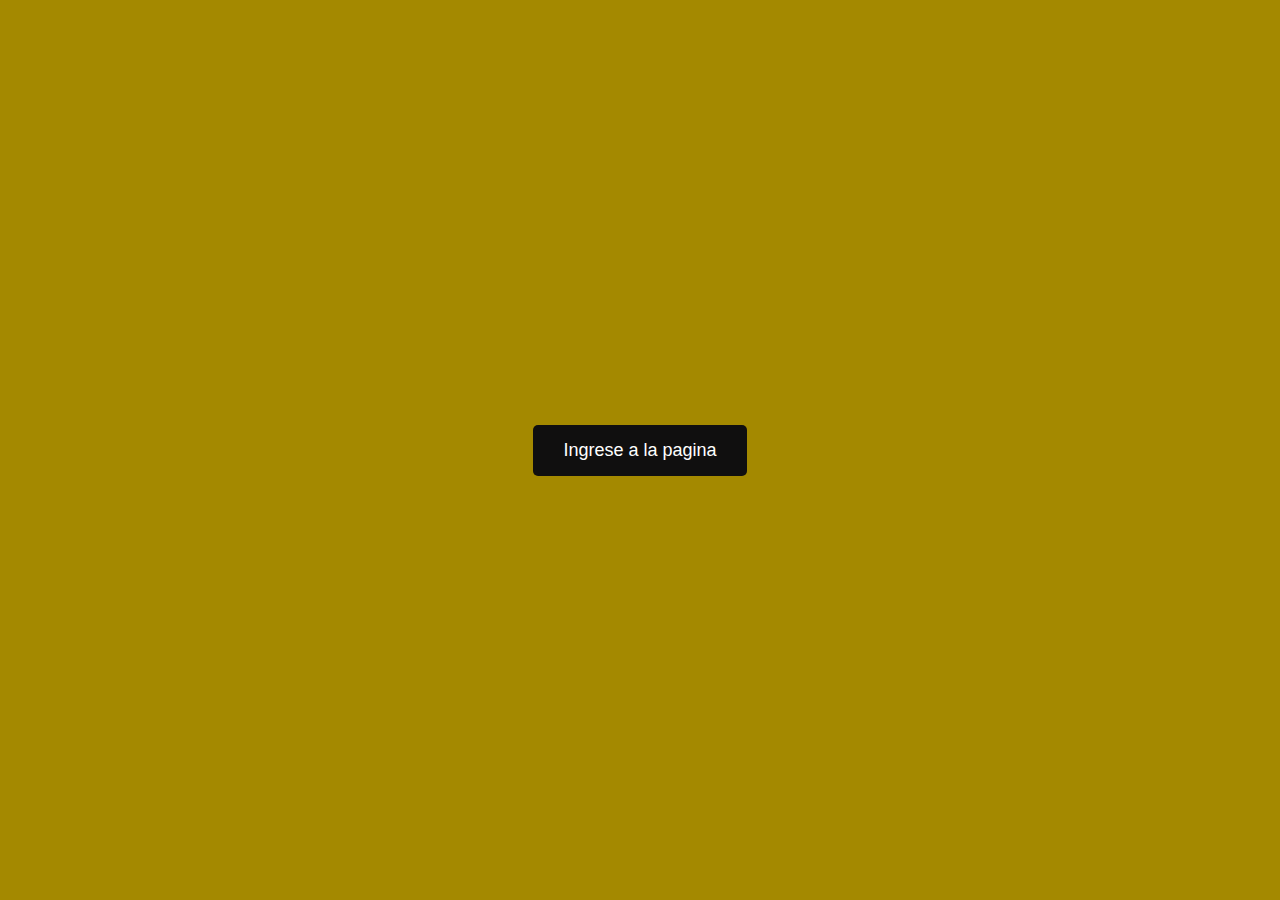
<file: index.html>
<!DOCTYPE html>
<html lang="es">
<head>
    <meta charset="UTF-8">
    <meta name="viewport" content="width=device-width, initial-scale=1.0">
    <title>Entrada</title>
</head>
<body>
    <style>
        body {
            display: flex;
            justify-content: center;
            align-items: center;
            height: 100vh;
            background-color: #a48900;
            margin: 0;
        }

        button {
            padding: 15px 30px;
            font-size: 18px;
            background-color: #100f0f;
            color: white;
            border: none;
            border-radius: 5px;
            cursor: pointer;
            text-align: center;
        }

        button a {
            color: white;
            text-decoration: none;
        }

        button:hover {
            background-color: #000000;
        }



    </style>

    <button><a href="./03_base_datos_comic/index.html">Ingrese a la pagina</a></button>
    
</body>
</html>
</file>
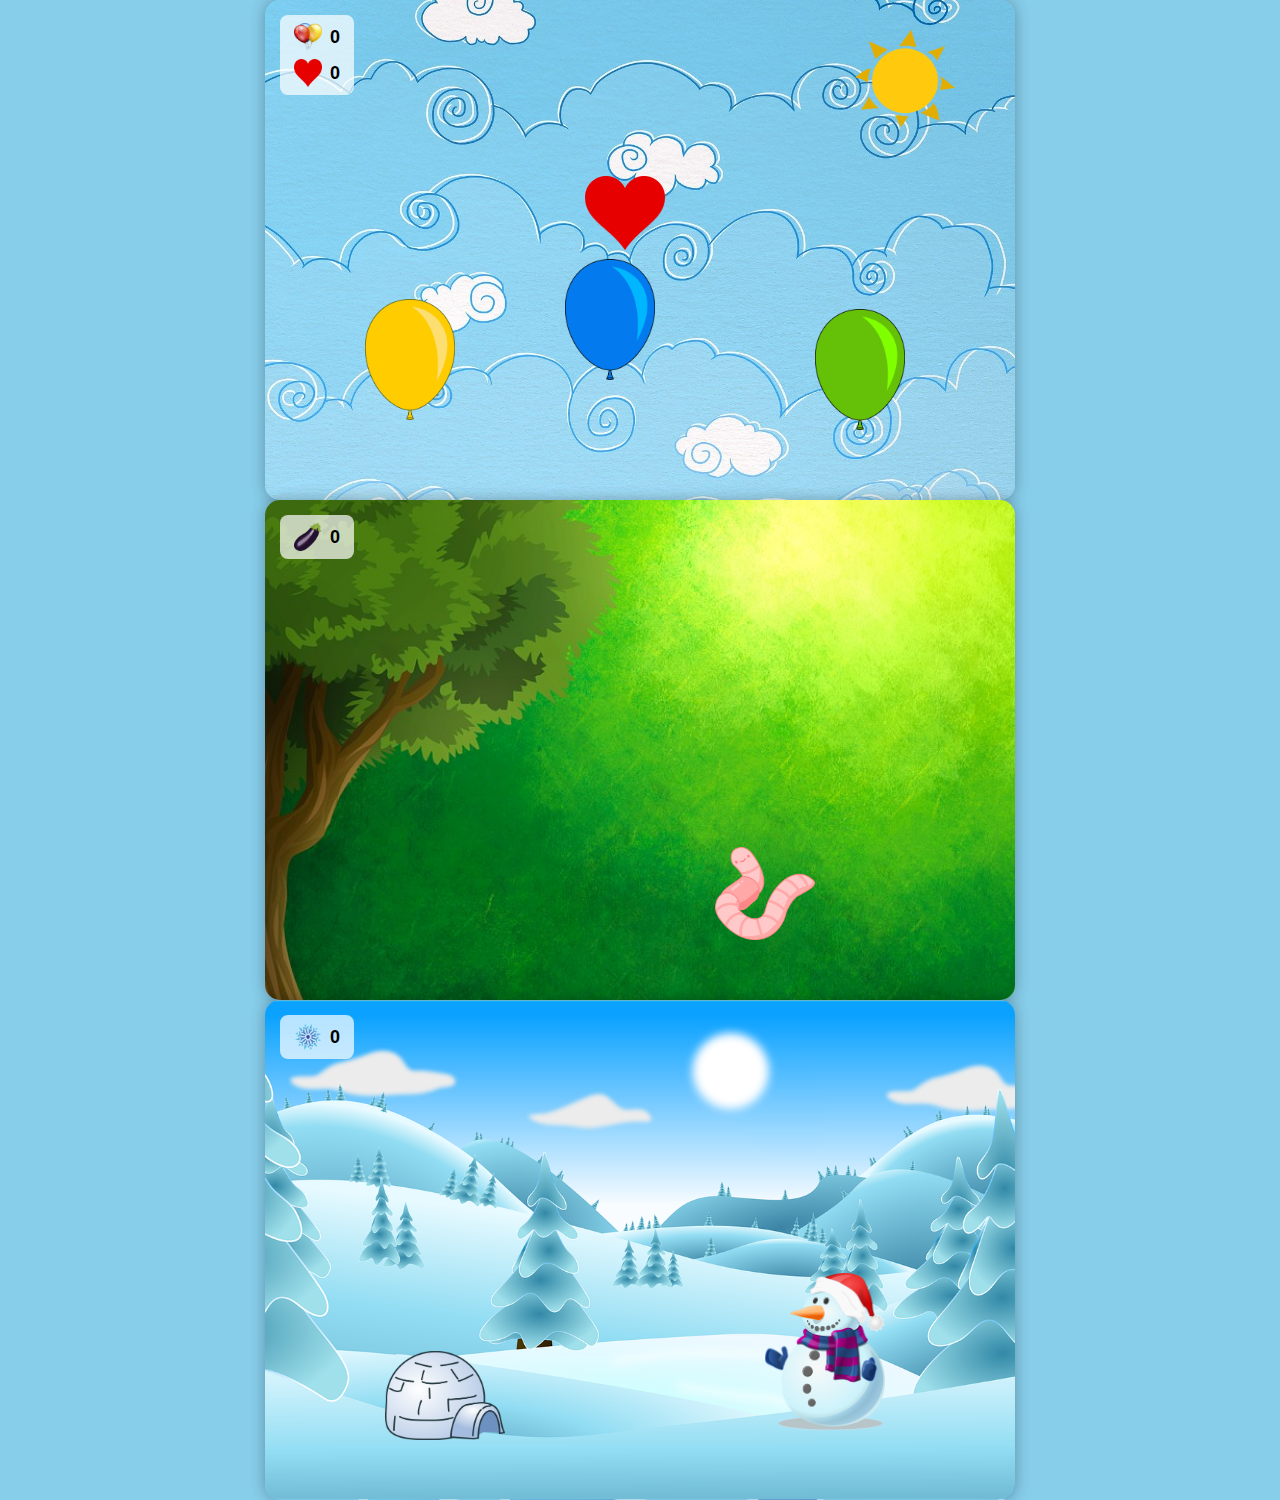
<file: 02_escenario_interactivo/index.html>
<!DOCTYPE html>
<html lang="es">
<head>
  <meta charset="UTF-8">
  <meta name="viewport" content="width=750, height=500">
  <title>Minijuego del Cielo</title>
  <link rel="stylesheet" href="style.css">
</head>
<body>
  <div class="juego">
    <img src="./assets/fondo.jpg" alt="Cielo" class="fondo">

    <img src="./assets/sol.png" alt="Sol" class="sol">
    <img src="./assets/nube.png" alt="Nube" class="nube">

    <img src="./assets/globo1.png" alt="Globo 1" class="globo globo1">
    <img src="./assets/globo2.png" alt="Globo 2" class="globo globo2">
    <img src="./assets/globo3.png" alt="Globo 3" class="globo globo3">

    <img src="./assets/corazon.png" alt="Corazón" class="corazon">

    <div class="contador">
      <div class="item-contador">
        <img src="./assets/globo.png" alt="Icono globo" class="icono">
        <span id="contadorGlobos">0</span>
      </div>
      <div class="item-contador">
        <img src="./assets/corazon.png" alt="Icono corazón" class="icono">
        <span id="contadorCorazon">0</span>
      </div>
    </div>

    <div class="mensaje" id="mensajeFinal">¡Bien hecho!</div>
  </div>

  <script src="./app.js"></script>

  <!-- Escenario 2 -->
<div class="juego escenario2">
  <img src="./assets/fondo-huerto.jpg" alt="Fondo huerto" class="fondo">

  <!-- Animables -->
  <img src="./assets/oruga.webp" alt="Oruga" class="oruga">
  <img src="./assets/lombriz.webp" alt="Lombriz" class="lombriz">

  <!-- Berenjenas -->
  <img src="./assets/berenjena.webp" alt="Berenjena 1" class="berenjena1">
  <img src="./assets/berenjena.webp" alt="Berenjena 2" class="berenjena2">
  <img src="./assets/berenjena.webp" alt="Berenjena 3" class="berenjena3">
  <img src="./assets/berenjena.webp" alt="Berenjena 4" class="berenjena4">

  <!-- Contador -->
  <div class="contador">
    <div class="item-contador">
      <img src="./assets/berenjena.webp" alt="Icono berenjena" class="icono">
      <span id="contadorBerenjena">0</span>
    </div>
  </div>

  <div class="mensaje" id="mensajeFinalEsc2">¡Bien hecho!</div>
</div>

<!-- Escenario 3 -->
<div class="juego escenario3">
  <img src="./assets/fondo-nieve.webp" alt="Fondo nevado" class="fondo">

  <!-- Animables -->
  <img src="./assets/iglu.webp" alt="Iglú" class="iglu">
  <img src="./assets/hombre-nieve.webp" alt="Hombre de nieve" class="hombreNieve">

  <!-- Copos de nieve -->
  <img src="./assets/copo.webp" alt="Copo 1" class="copo1">
  <img src="./assets/copo.webp" alt="Copo 2" class="copo2">
  <img src="./assets/copo.webp" alt="Copo 3" class="copo3">
  <img src="./assets/copo.webp" alt="Copo 4" class="copo4">

  <!-- Contador -->
  <div class="contador">
    <div class="item-contador">
      <img src="./assets/copo.webp" alt="Icono copo" class="icono">
      <span id="contadorCopo">0</span>
    </div>
  </div>

  <div class="mensaje" id="mensajeFinalEsc3">¡Bien hecho!</div>
</div>


</body>
</html>
</file>
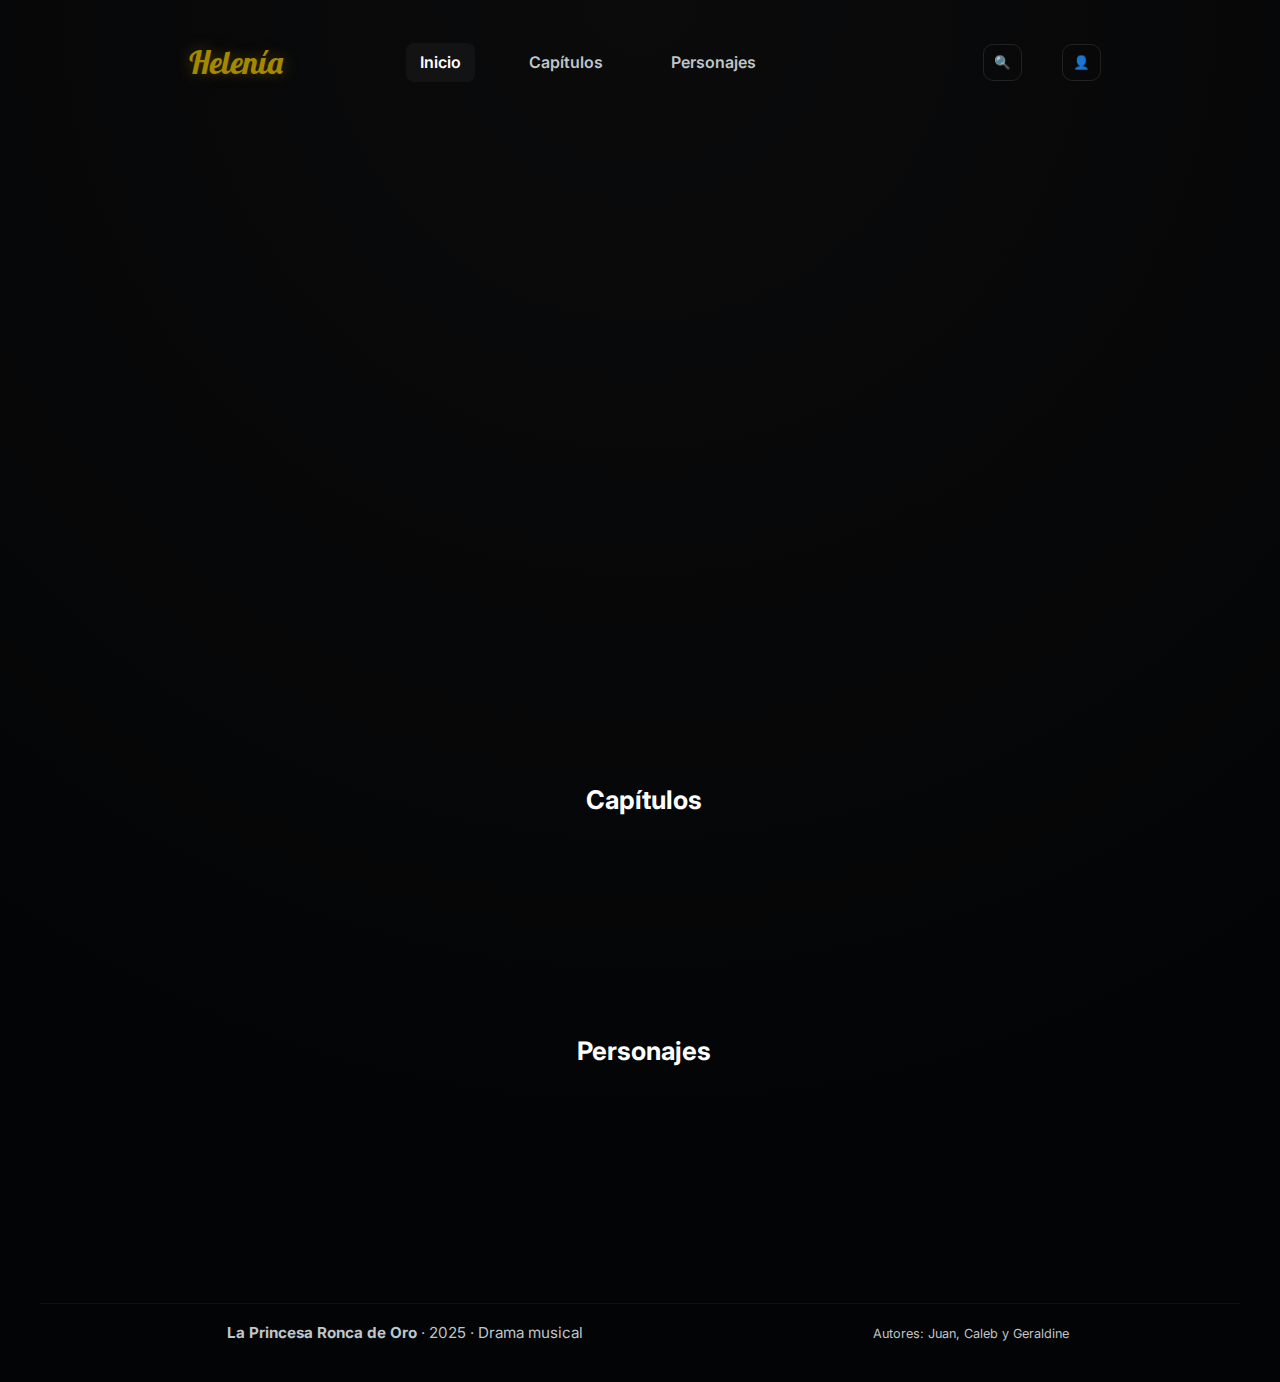
<file: 03_base_datos_comic/index.html>
<!DOCTYPE html>
<html lang="es">
<head>
  <meta charset="utf-8" />
  <meta name="viewport" content="width=device-width,initial-scale=1" />
  <title>La Princesa Ronca de Oro</title>
  <link href="https://fonts.googleapis.com/css2?family=Lobster&family=Inter:wght@300;400;600;700&display=swap" rel="stylesheet">
  <link rel="stylesheet" href="style.css">
</head>
<body>

    <header class="header">
    <div class="brand">
      <span class="brand__title">Helenía</span>
    </div>

<nav class="header__nav">
  <a href="#hero-container" class="nav__item active">Inicio</a>
  <a href="#scroller-capitulos" class="nav__item">Capítulos</a>
  <a href="#scroller-personajes" class="nav__item">Personajes</a> </nav>

    <div class="header__right">
      <button class="icon-btn" aria-label="Buscar">🔍</button>
      <button class="icon-btn" aria-label="Perfil">👤</button>
    </div>
  </header>

<main>
    <section class="hero" id="hero-container" aria-labelledby="titulo-comic">
        </section>

    <section class="panel">
      <div class="panel__header">
        <h2>Capítulos</h2>
      </div>
      <div class="scroller" id="scroller-capitulos">
        </div>
    </section>

    <section class="panel">
      <div class="panel__header">
        <h2>Personajes</h2>
      </div>
      <div class="scroller" id="scroller-personajes">
        </div>
    </section>

  </main>

        <footer class="footer" id="footer">
      <div class="footer__left">
        <strong>La Princesa Ronca de Oro</strong> · 2025 · Drama musical
      </div>
      <div class="footer__right">
        <small>Autores: Juan, Caleb y Geraldine</small>
      </div>
    </footer>


<script type="module" src="./app.js"></script>
</body>
</html>
</file>
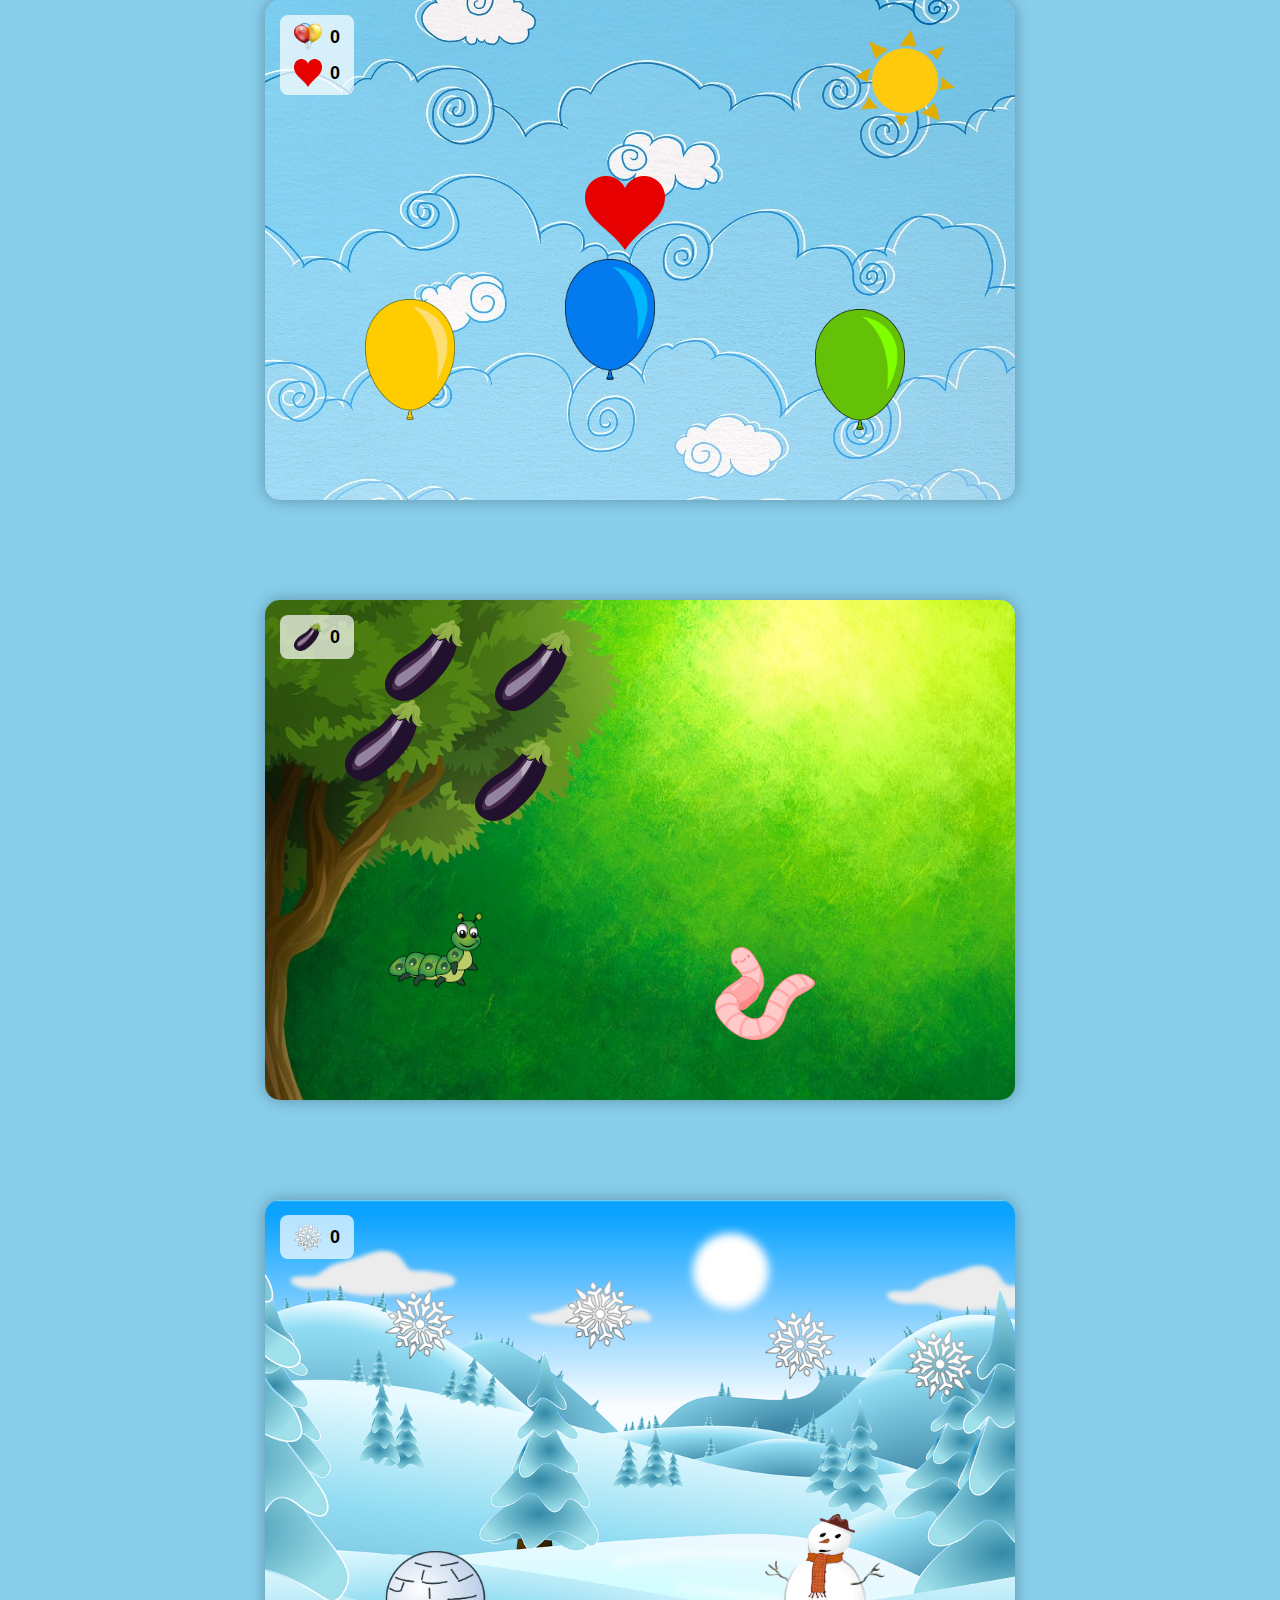
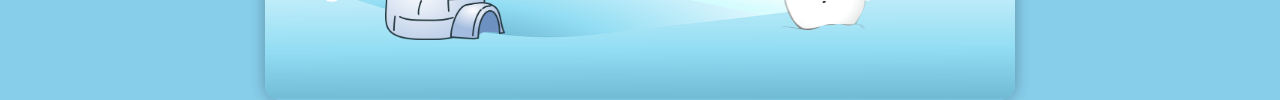
<file: 02_escenario_interactivo/02_escenario_interactivo/index.html>
<!DOCTYPE html>
<html lang="es">
<head>
  <meta charset="UTF-8">
  <meta name="viewport" content="width=750, height=500">
  <title>Minijuego Multiescenario</title>
  <link rel="stylesheet" href="style.css">
</head>
<body>

  <!-- === ESCENARIO 1 === -->
  <div class="juego" id="escenario1">
    <img src="./assets/fondo.jpg" class="fondo">
    <img src="./assets/sol.png" class="sol">
    <img src="./assets/nube.png" class="nube">

    <img src="./assets/globo1.png" class="globo globo1">
    <img src="./assets/globo2.png" class="globo globo2">
    <img src="./assets/globo3.png" class="globo globo3">
    <img src="./assets/corazon.png" class="corazon">

    <div class="contador">
      <div class="item-contador">
        <img src="./assets/globo.png" class="icono">
        <span id="contadorGlobos">0</span>
      </div>
      <div class="item-contador">
        <img src="./assets/corazon.png" class="icono">
        <span id="contadorCorazon">0</span>
      </div>
    </div>
    <div class="mensaje" id="mensaje1">¡Bien hecho!</div>
  </div>

  <div class="espacio"></div>

  <!-- === ESCENARIO 2 === -->
  <div class="juego" id="escenario2">
    <img src="./assets/fondo2.jpg" class="fondo">
    <img src="./assets/berenjena.png" class="berenjena berenjena1">
    <img src="./assets/berenjena.png" class="berenjena berenjena2">
    <img src="./assets/berenjena.png" class="berenjena berenjena3">
    <img src="./assets/berenjena.png" class="berenjena berenjena4">

    <img src="./assets/gusano.png" class="gusano">
    <img src="./assets/lombriz.png" class="lombriz">

    <div class="contador">
      <div class="item-contador">
        <img src="./assets/berenjena.png" class="icono">
        <span id="contadorBerenjena">0</span>
      </div>
    </div>
  </div>

  <div class="espacio"></div>

  <!-- === ESCENARIO 3 === -->
  <div class="juego" id="escenario3">
    <img src="./assets/fondo3.png" class="fondo">
    <img src="./assets/copo.png" class="copo copo1">
    <img src="./assets/copo.png" class="copo copo2">
    <img src="./assets/copo.png" class="copo copo3">
    <img src="./assets/copo.png" class="copo copo4">

    <img src="./assets/iglu.png" class="iglu">
    <img src="./assets/hombreNieve.png" class="hombreNieve">

    <div class="contador">
      <div class="item-contador">
        <img src="./assets/copo.png" class="icono">
        <span id="contadorCopo">0</span>
      </div>
    </div>
  </div>

  <script src="app.js"></script>
</body>
</html>
</file>
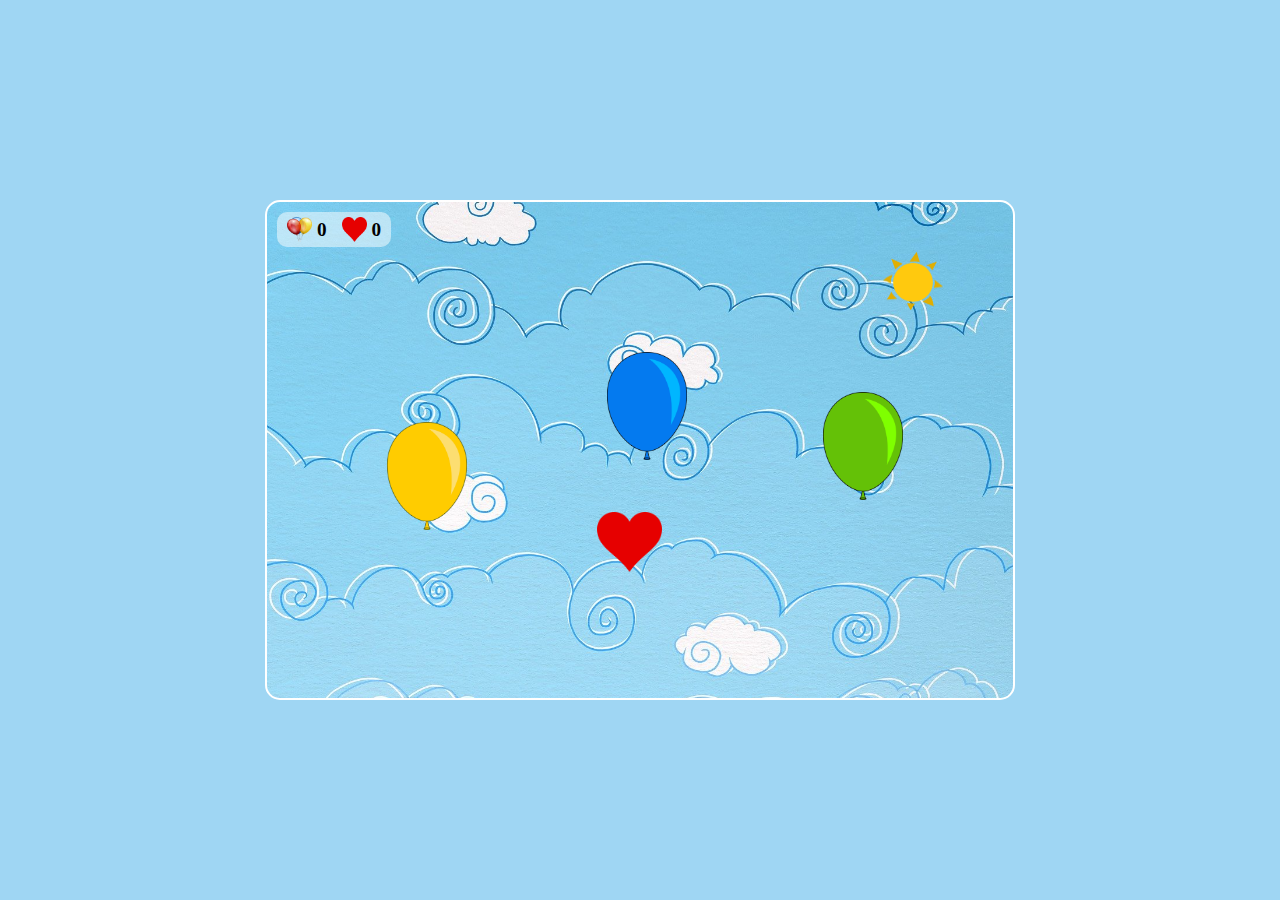
<file: 02_fondoanimado/02_escenario_interactivo/index.html>
<!DOCTYPE html>
<html lang="es">
<head>
  <meta charset="UTF-8">
  <meta name="viewport" content="width=device-width, initial-scale=1.0">
  <title>Escenario Interactivo</title>
  <link rel="stylesheet" href="style.css">
</head>
<body>
  <div class="escenario">
    <div class="contador">
      <div class="contador-item">
        <img src="globo.png" alt="globos" class="icono">
        <span id="contadorGlobos">0</span>
      </div>
      <div class="contador-item">
        <img src="corazon.png" alt="corazones" class="icono">
        <span id="contadorCorazones">0</span>
      </div>
    </div>

    <!-- Nube animada -->
    <img src="nube.png" alt="nube" class="nube animable">

    <!-- Globos clickeables -->
    <img src="globo1.png" alt="globo amarillo" class="globo clickeable globo1">
    <img src="globo2.png" alt="globo azul" class="globo clickeable globo2">
    <img src="globo3.png" alt="globo verde" class="globo clickeable globo3">

    <!-- Corazón clickeable -->
    <img src="corazon.png" alt="corazon" class="corazon clickeable">

    <!-- Sol -->
    <img src="sol.png" alt="sol" class="sol animable">
  </div>

  <script src="app.js"></script>
</body>
</html>
</file>
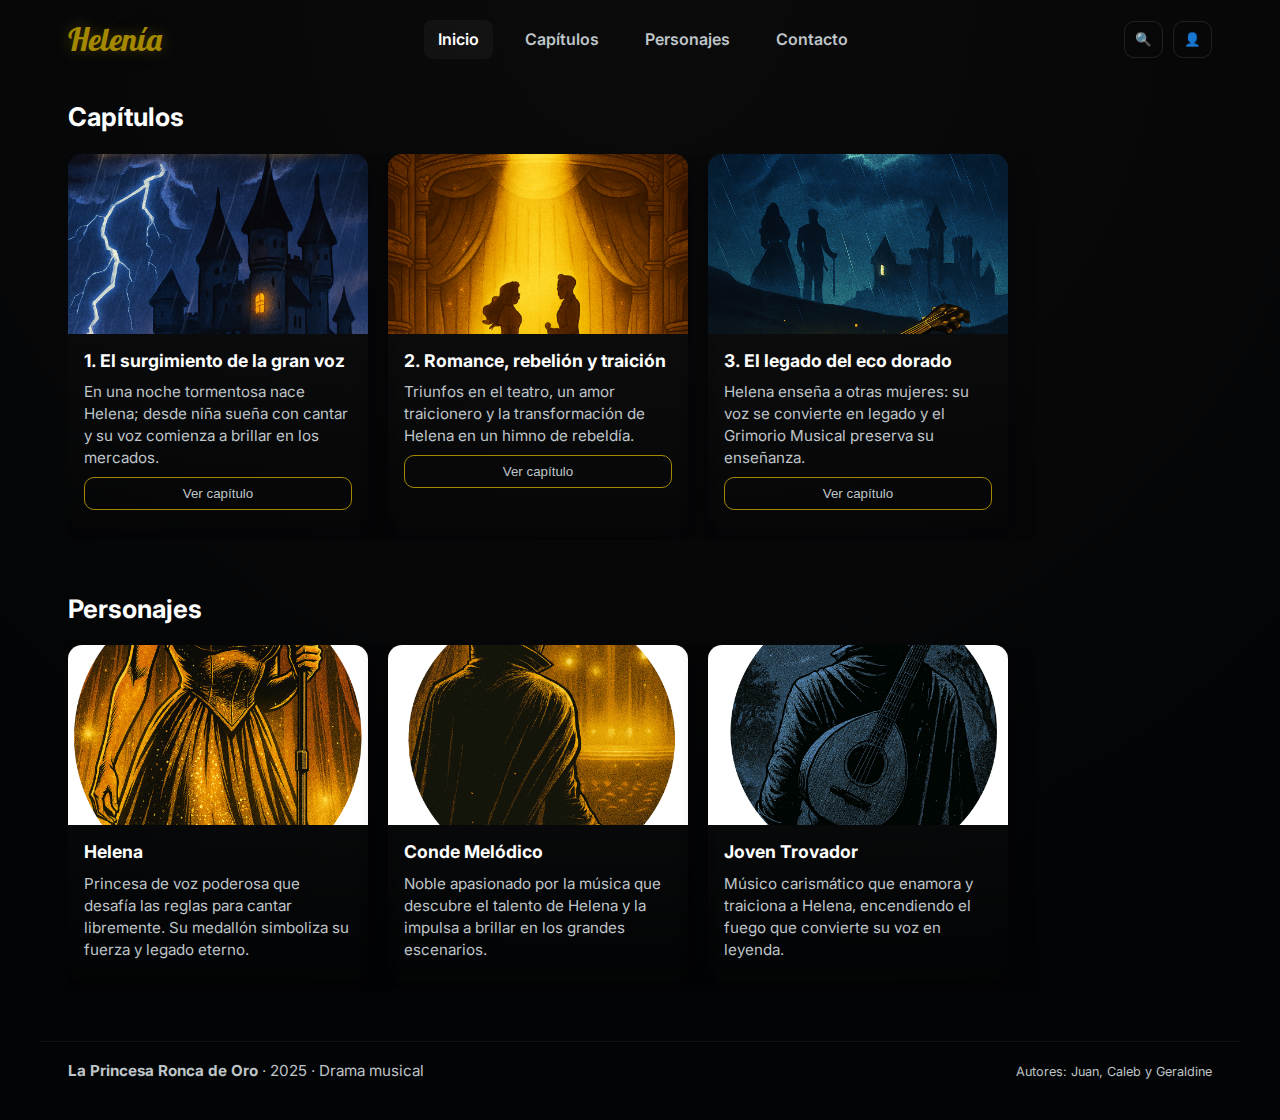
<file: 03_base_datos_comic/03_base_datos_comic/index.html>
<!DOCTYPE html>
<html lang="es">
<head>
  <meta charset="utf-8" />
  <meta name="viewport" content="width=device-width,initial-scale=1" />
  <title>La Princesa Ronca de Oro</title>
  <link href="https://fonts.googleapis.com/css2?family=Lobster&family=Inter:wght@300;400;600;700&display=swap" rel="stylesheet">
  <link rel="stylesheet" href="style.css">
</head>
<body>

  <!-- HEADER -->
  <header class="header">
    <div class="brand">
      <span class="brand__title">Helenía</span>
    </div>

    <nav class="header__nav">
      <a href="#" class="nav__item active">Inicio</a>
      <a href="#" class="nav__item">Capítulos</a>
      <a href="#" class="nav__item">Personajes</a>
      <a href="#" class="nav__item">Contacto</a>
    </nav>

    <div class="header__right">
      <button class="icon-btn" aria-label="Buscar">🔍</button>
      <button class="icon-btn" aria-label="Perfil">👤</button>
    </div>
  </header>

  <!-- HERO -->
  <!-- <main>
    <section class="hero" aria-labelledby="titulo-comic">
      <div class="hero__bg" style="background-image: url('portada_principal.jpg');"></div>
      <div class="hero__overlay"></div>

      <div class="hero__content">
        <div class="hero__meta">
          <span class="tag">Drama musical</span>
          <span class="dot">•</span>
          <span class="tag">2025</span>
          <span class="dot">•</span>
          <span class="tag">3 capítulos</span>
        </div>

        <h1 id="titulo-comic" class="hero__title">La Princesa Ronca de Oro</h1>

        <p class="hero__desc">
          Helena, una princesa nacida bajo una tormenta, desafía las normas de su reino para seguir su verdadera pasión: el canto.
          A través de su voz enfrenta prejuicios, amores y traiciones; su legado trascenderá el tiempo como símbolo de libertad y
          empoderamiento femenino.
        </p>

        <div class="hero__actions">
          <button class="btn btn--primary">Reproducir</button>
        </div>

        <div class="hero__meta-low">
          <span><strong>Autores:</strong> Juan, Caleb y Geraldine</span>
        </div>
      </div>
    </section> -->

    <!-- CAPÍTULOS -->
    <section class="panel">
      <div class="panel__header">
        <h2>Capítulos</h2>
      </div>

      <div class="scroller">
        <article class="card">
          <div class="card__thumb" style="background-image: url('capitulo1.jpg');"></div>
          <div class="card__body">
            <h3 class="card__title">1. El surgimiento de la gran voz</h3>
            <p class="card__text">En una noche tormentosa nace Helena; desde niña sueña con cantar y su voz comienza a brillar en los mercados.</p>
            <button class="mini">Ver capítulo</button>
          </div>
        </article>

        <article class="card">
          <div class="card__thumb" style="background-image: url('capitulo2.jpg');"></div>
          <div class="card__body">
            <h3 class="card__title">2. Romance, rebelión y traición</h3>
            <p class="card__text">Triunfos en el teatro, un amor traicionero y la transformación de Helena en un himno de rebeldía.</p>
            <button class="mini">Ver capítulo</button>
          </div>
        </article>

        <article class="card">
          <div class="card__thumb" style="background-image: url('capitulo3.jpg');"></div>
          <div class="card__body">
            <h3 class="card__title">3. El legado del eco dorado</h3>
            <p class="card__text">Helena enseña a otras mujeres: su voz se convierte en legado y el Grimorio Musical preserva su enseñanza.</p>
            <button class="mini">Ver capítulo</button>
          </div>
        </article>
      </div>
    </section>

    <!-- PERSONAJES -->
    <section class="panel">
      <div class="panel__header">
        <h2>Personajes</h2>
      </div>

      <div class="scroller">
        <article class="card">
          <div class="card__thumb" style="background-image: url('Helena.png');"></div>
          <div class="card__body">
            <h3 class="card__title">Helena</h3>
            <p class="card__text">Princesa de voz poderosa que desafía las reglas para cantar libremente. Su medallón simboliza su fuerza y legado eterno.</p>
          </div>
        </article>

        <article class="card">
          <div class="card__thumb" style="background-image: url('conde.png');"></div>
          <div class="card__body">
            <h3 class="card__title">Conde Melódico</h3>
            <p class="card__text">Noble apasionado por la música que descubre el talento de Helena y la impulsa a brillar en los grandes escenarios.</p>
          </div>
        </article>

        <article class="card">
          <div class="card__thumb" style="background-image: url('trovador.png');"></div>
          <div class="card__body">
            <h3 class="card__title">Joven Trovador</h3>
            <p class="card__text">Músico carismático que enamora y traiciona a Helena, encendiendo el fuego que convierte su voz en leyenda.</p>
          </div>
        </article>
      </div>
    </section>

    <!-- FOOTER -->
    <footer class="footer">
      <div class="footer__left">
        <strong>La Princesa Ronca de Oro</strong> · 2025 · Drama musical
      </div>
      <div class="footer__right">
        <small>Autores: Juan, Caleb y Geraldine</small>
      </div>
    </footer>
  </main>

<script src="./bd.js"></script>
<script src="./app.js"></script>
</body>
</html>
</file>
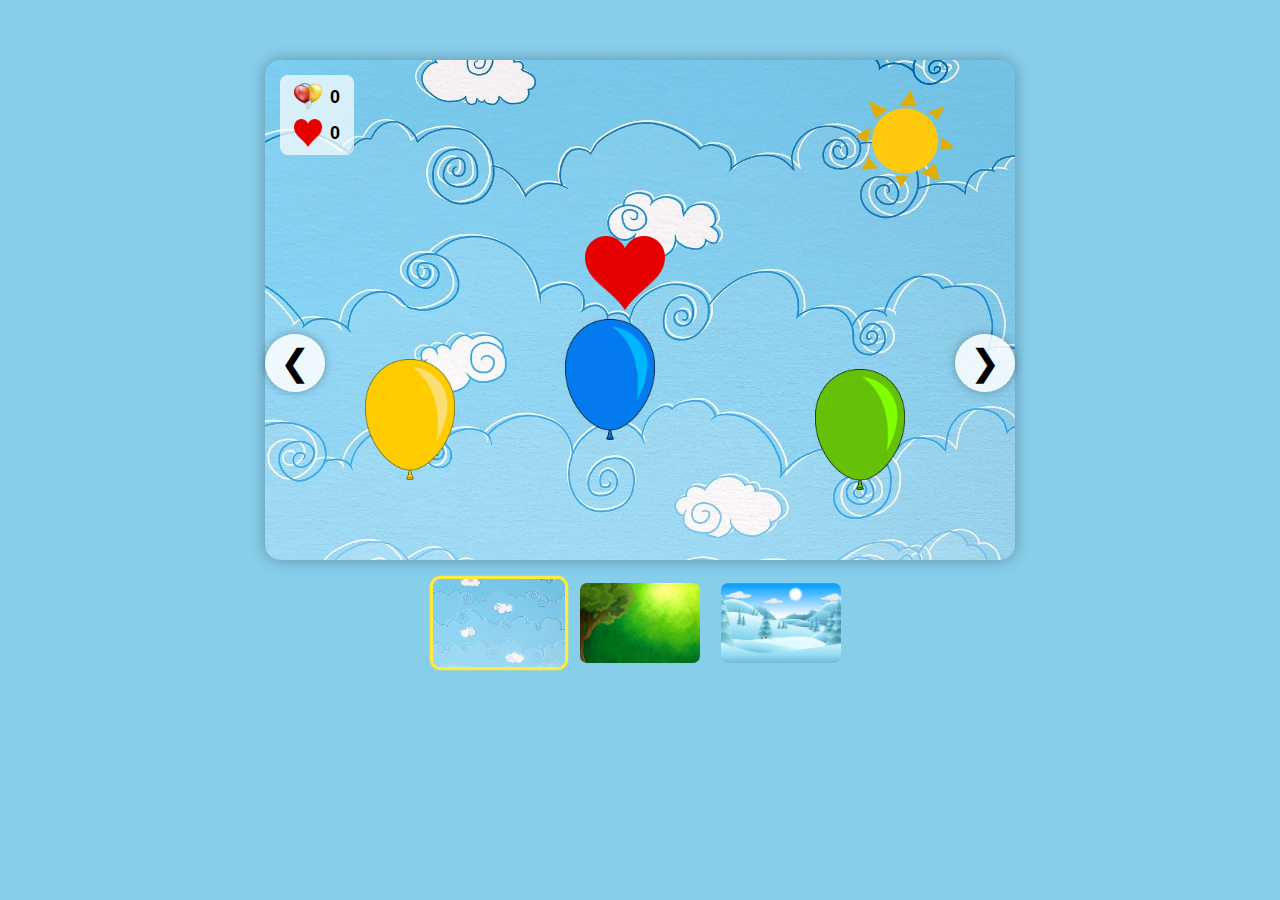
<file: javascript-3168940/02_escenario_interactivo/index.html>
<!DOCTYPE html>
<html lang="es">
<head>
  <meta charset="UTF-8">
  <meta name="viewport" content="width=750, height=500">
  <title>Minijuego Multiescenario</title>
  <link rel="stylesheet" href="style.css">
</head>
<body>

<div class="galeria">
  
  <div class="escenas-contenedor">

    <section class="escena activa">
      <div class="juego" id="escenario1">
        <img src="./assets/fondo.jpg" class="fondo">
        <img src="./assets/sol.png" class="sol">
        <img src="./assets/nube.png" class="nube">
        <img src="./assets/globo1.png" class="globo globo1">
        <img src="./assets/globo2.png" class="globo globo2">
        <img src="./assets/globo3.png" class="globo globo3">
        <img src="./assets/corazon.png" class="corazon">
        <div class="contador">
          <div class="item-contador">
            <img src="./assets/globo.png" class="icono">
            <span id="contadorGlobos">0</span>
          </div>
          <div class="item-contador">
            <img src="./assets/corazon.png" class="icono">
            <span id="contadorCorazon">0</span>
          </div>
        </div>
        <div class="mensaje" id="mensaje1">¡Bien hecho!</div>
      </div>
    </section>

    <section class="escena">
      <div class="juego" id="escenario2">
        <img src="./assets/fondo2.jpg" class="fondo">
        <img src="./assets/berenjena.png" class="berenjena berenjena1">
        <img src="./assets/berenjena.png" class="berenjena berenjena2">
        <img src="./assets/berenjena.png" class="berenjena berenjena3">
        <img src="./assets/berenjena.png" class="berenjena berenjena4">
        <img src="./assets/gusano.png" class="gusano">
        <img src="./assets/lombriz.png" class="lombriz">
        <div class="contador">
          <div class="item-contador">
            <img src="./assets/berenjena.png" class="icono">
            <span id="contadorBerenjena">0</span>
          </div>
        </div>
      </div>
    </section>

    <section class="escena">
      <div class="juego" id="escenario3">
        <img src="./assets/fondo3.png" class="fondo">
        <img src="./assets/copo.png" class="copo copo1">
        <img src="./assets/copo.png" class="copo copo2">
        <img src="./assets/copo.png" class="copo copo3">
        <img src="./assets/copo.png" class="copo copo4">
        <img src="./assets/iglu.png" class="iglu">
        <img src="./assets/hombreNieve.png" class="hombreNieve">
        <div class="contador">
          <div class="item-contador">
            <img src="./assets/copo.png" class="icono">
            <span id="contadorCopo">0</span>
          </div>
        </div>
      </div>
    </section>
  </div>
  
  <button class="flecha izquierda">&#10094;</button>
  <button class="flecha derecha">&#10095;</button>

  <div class="miniaturas">
    <img src="./assets/fondo.jpg" alt="fondo1" class="miniatura" data-escena="0">
    <img src="./assets/fondo2.jpg" alt="fondo2" class="miniatura" data-escena="1">
    <img src="./assets/fondo3.png" alt="fondo3" class="miniatura" data-escena="2">
  </div>
</div>

<script src="app.js"></script>
</body>
</html>
</file>
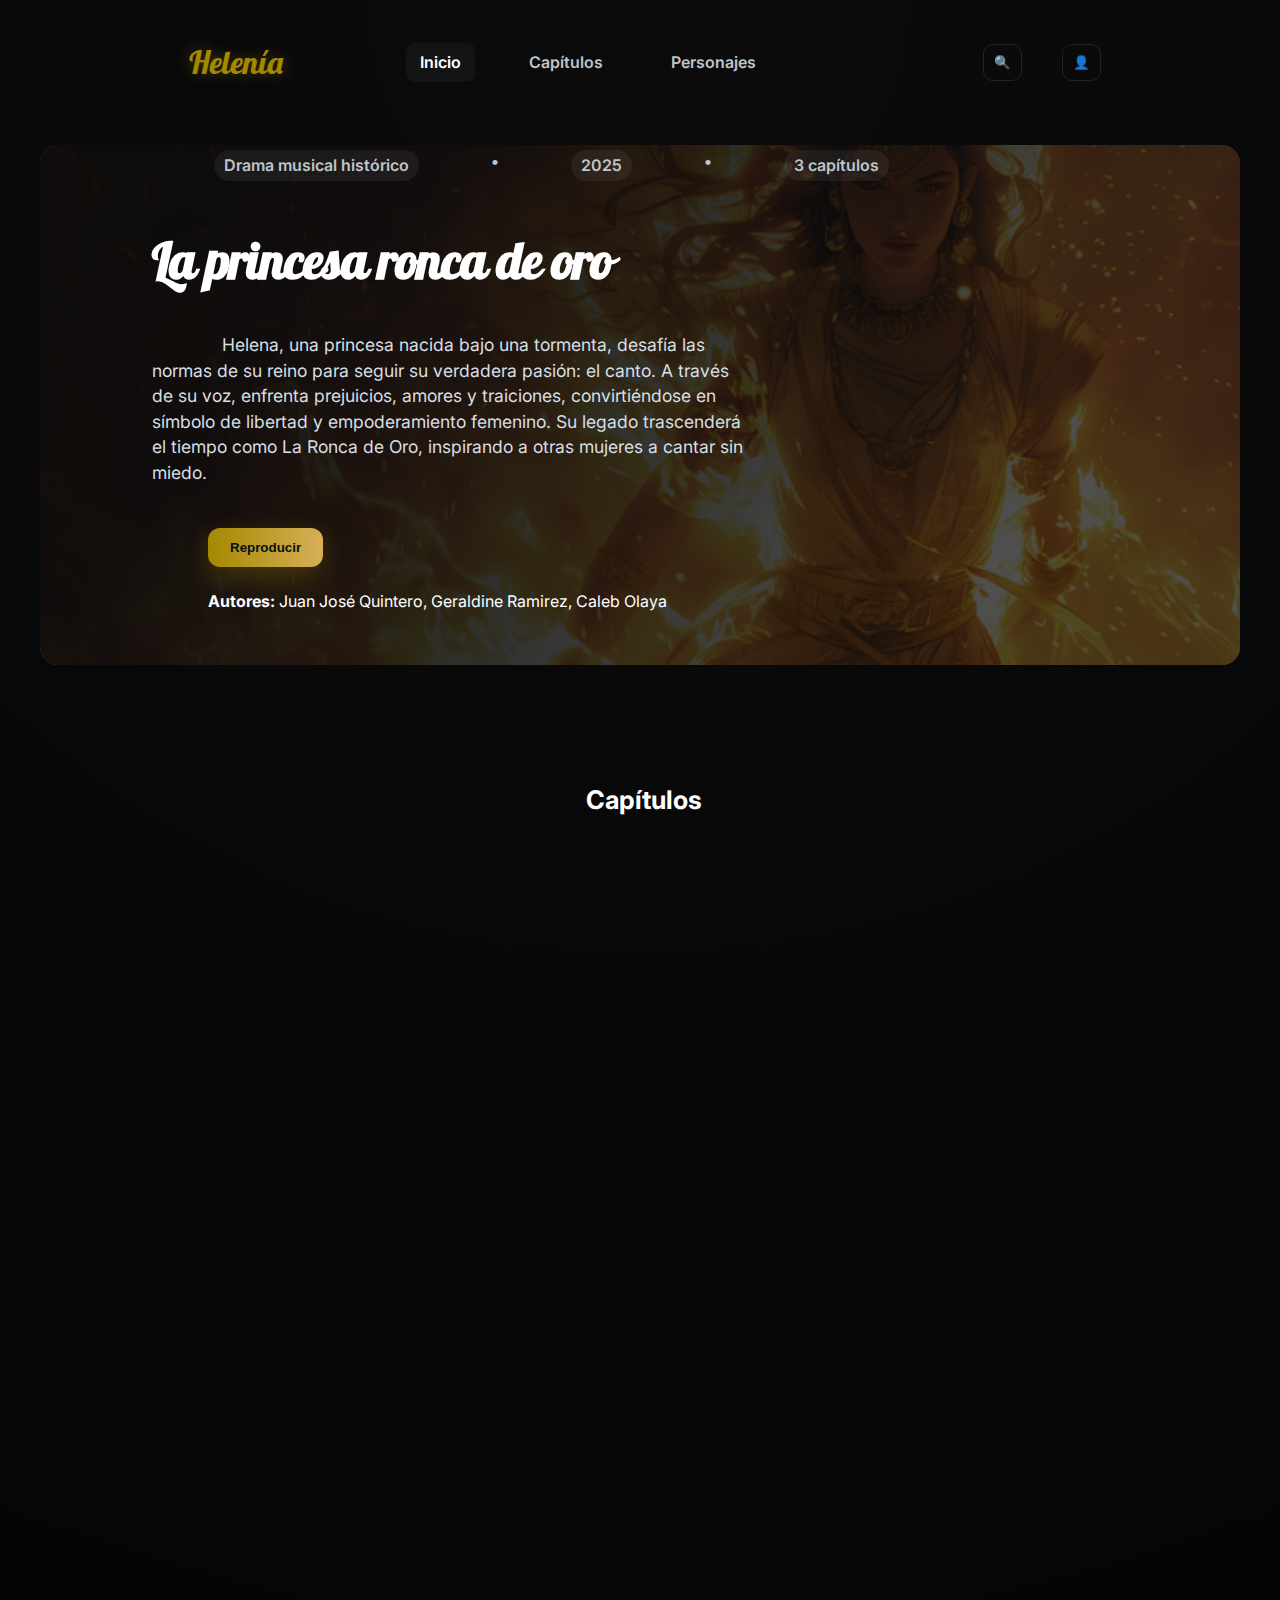
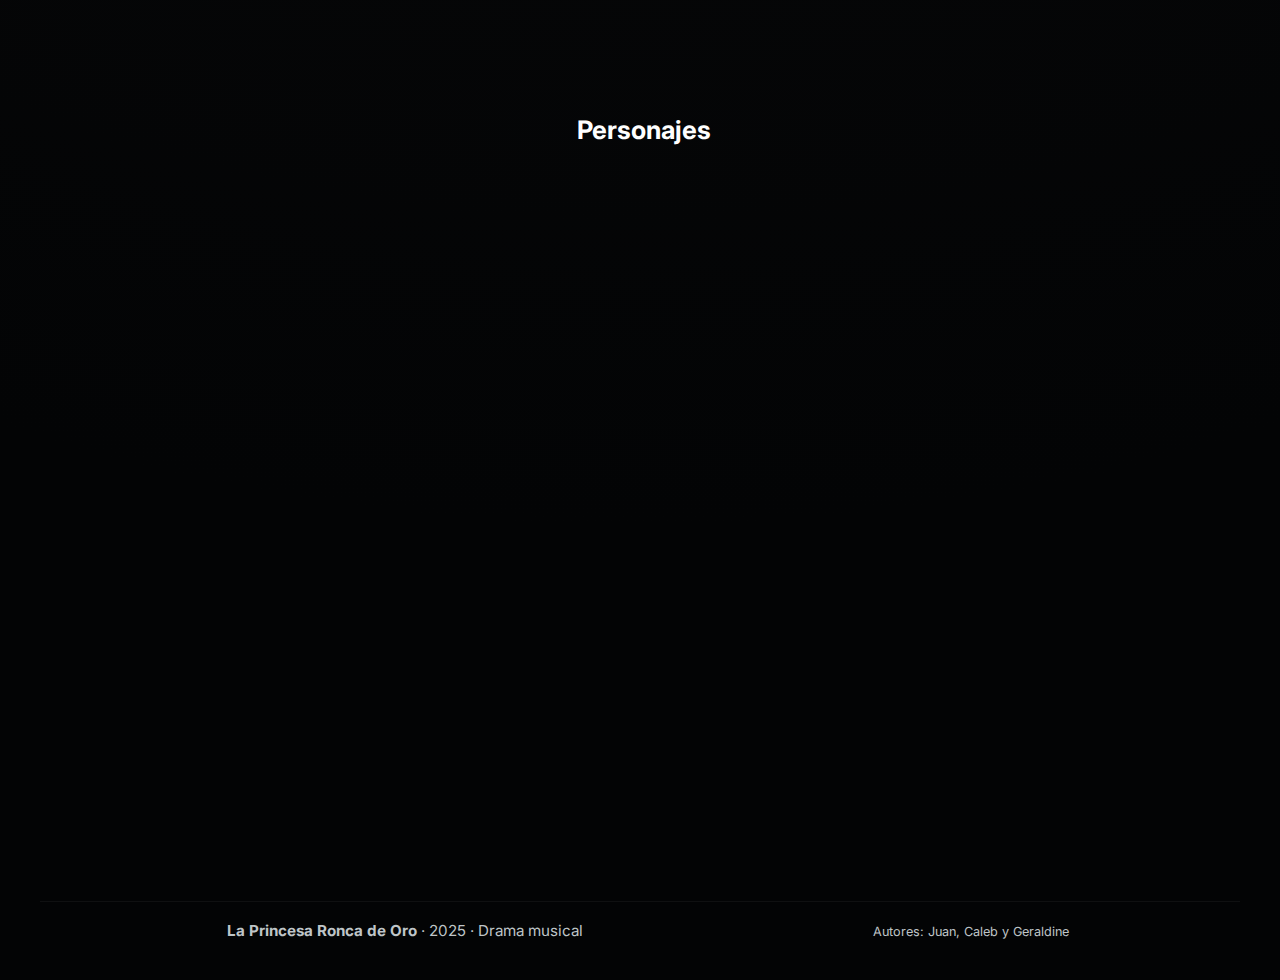
<file: javascript-3168940/03_base_datos_comic/index.html>
<!DOCTYPE html>
<html lang="es">
<head>
  <meta charset="utf-8" />
  <meta name="viewport" content="width=device-width,initial-scale=1" />
  <title>La Princesa Ronca de Oro</title>
  <link href="https://fonts.googleapis.com/css2?family=Lobster&family=Inter:wght@300;400;600;700&display=swap" rel="stylesheet">
  <link rel="stylesheet" href="style.css">
</head>
<body>

    <header class="header">
    <div class="brand">
      <span class="brand__title">Helenía</span>
    </div>

<nav class="header__nav">
  <a href="#hero-container" class="nav__item active">Inicio</a>
  <a href="#scroller-capitulos" class="nav__item">Capítulos</a>
  <a href="#scroller-personajes" class="nav__item">Personajes</a> </nav>

    <div class="header__right">
      <button class="icon-btn" aria-label="Buscar">🔍</button>
      <button class="icon-btn" aria-label="Perfil">👤</button>
    </div>
  </header>

<main>
    <section class="hero" id="hero-container" aria-labelledby="titulo-comic">
        </section>

    <section class="panel">
      <div class="panel__header">
        <h2>Capítulos</h2>
      </div>
      <div class="scroller" id="scroller-capitulos">
        </div>
    </section>

    <section class="panel">
      <div class="panel__header">
        <h2>Personajes</h2>
      </div>
      <div class="scroller" id="scroller-personajes">
        </div>
    </section>

  </main>

        <footer class="footer" id="footer">
      <div class="footer__left">
        <strong>La Princesa Ronca de Oro</strong> · 2025 · Drama musical
      </div>
      <div class="footer__right">
        <small>Autores: Juan, Caleb y Geraldine</small>
      </div>
    </footer>


<script type="module" src="./app.js"></script>
</body>
</html>
</file>
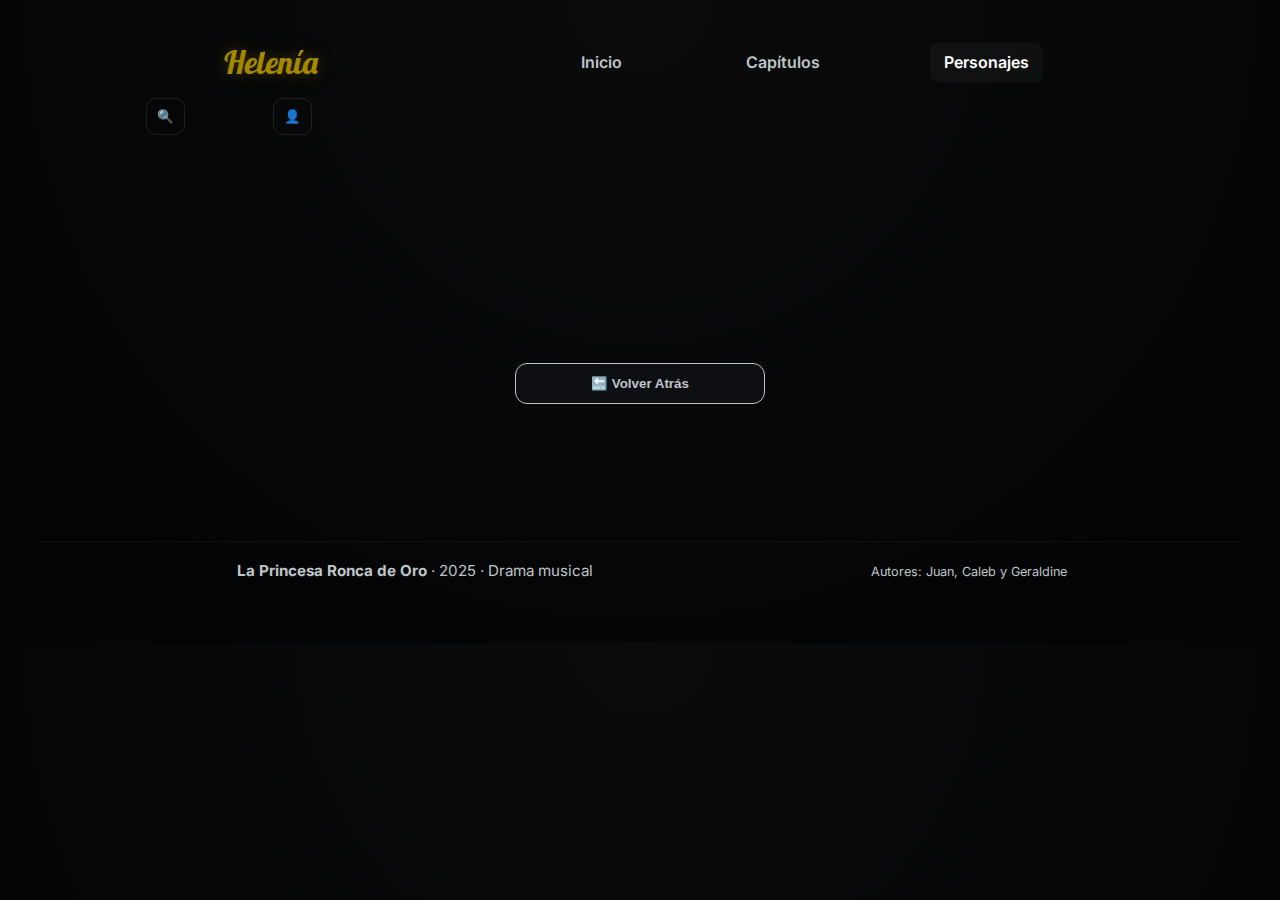
<file: 03_base_datos_comic/Personaje.html>
<!DOCTYPE html>
<html lang="es">

<head>
     
    <meta charset="utf-8" />
    <meta name="viewport" content="width=device-width,initial-scale=1" />
    <title>Personaje - La Princesa Ronca de Oro</title>
    <link href="https://fonts.googleapis.com/css2?family=Lobster&family=Inter:wght@300;400;600;700&display=swap"rel="stylesheet">
    <link rel="stylesheet" href="style.css"> 
    <link rel="stylesheet" href="Personaje.css"> 

</head>

<body>

      <header class="header">
            <div class="brand">
                  <span class="brand__title">Helenía</span>
                </div>

        <nav class="header__nav">
                <a href="index.html" class="nav__item">Inicio</a>
                                <a href="index.html#scroller-capitulos" class="nav__item">Capítulos</a>
                <a href="index.html#scroller-personajes" class="nav__item active">Personajes</a>                  </nav>

            <div class="header__right">
                  <button class="icon-btn" aria-label="Buscar">🔍</button>
                  <button class="icon-btn" aria-label="Perfil">👤</button>
                </div>
         
    </header>

      <main>
            <div class="personaje-perfil animated-in-page">                       </div>
            <button class="btn btn--secondary back-btn" onclick="history.back()">🔙 Volver Atrás</button>
          </main>

      <footer class="footer">
              <div class="footer__left">
                    <strong>La Princesa Ronca de Oro</strong> · 2025 · Drama musical
                  </div>
              <div class="footer__right">
                    <small>Autores: Juan, Caleb y Geraldine</small>
                  </div>
          </footer>

    <script type="module" src="./Personaje.js"></script>

</body>

</html>
</file>
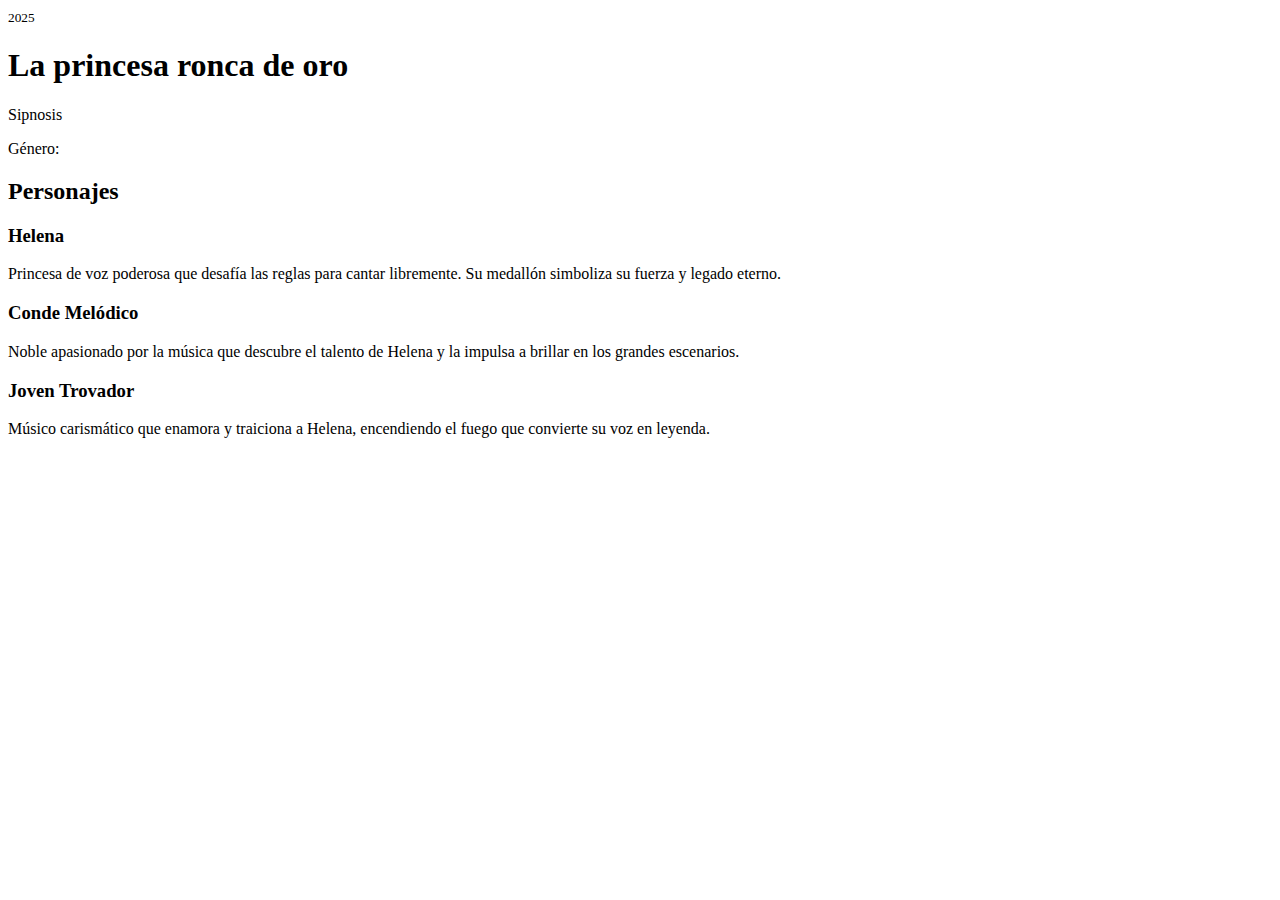
<file: 03_base_datos_comic/testComic.html>
<!DOCTYPE html>
<html lang="en">
<head>
    <meta charset="UTF-8">
    <meta name="viewport" content="width=device-width, initial-scale=1.0">
    <title>Document</title>
</head>
<body>
    
<div class="info-Comic">
    <small>2025</small>
    <h1>La princesa ronca de oro</h1>
    <p>Sipnosis</p>
    <p>Género:</p>
</div>

    <section class="panel">
      <div class="panel__header">
        <h2>Personajes</h2>
      </div>

      <div class="scroller">
        <article class="card">
          <div class="card__thumb" style="background-image: url('Helena.png');"></div>
          <div class="card__body">
            <h3 class="card__title">Helena</h3>
            <p class="card__text">Princesa de voz poderosa que desafía las reglas para cantar libremente. Su medallón simboliza su fuerza y legado eterno.</p>
          </div>
        </article>

        <article class="card">
          <div class="card__thumb" style="background-image: url('conde.png');"></div>
          <div class="card__body">
            <h3 class="card__title">Conde Melódico</h3>
            <p class="card__text">Noble apasionado por la música que descubre el talento de Helena y la impulsa a brillar en los grandes escenarios.</p>
          </div>
        </article>

        <article class="card">
          <div class="card__thumb" style="background-image: url('trovador.png');"></div>
          <div class="card__body">
            <h3 class="card__title">Joven Trovador</h3>
            <p class="card__text">Músico carismático que enamora y traiciona a Helena, encendiendo el fuego que convierte su voz en leyenda.</p>
          </div>
        </article>
      </div>
    </section>


<script src="./bd.js"></script>
<script src="./testComic.js"></script>

</body>
</html>
</file>
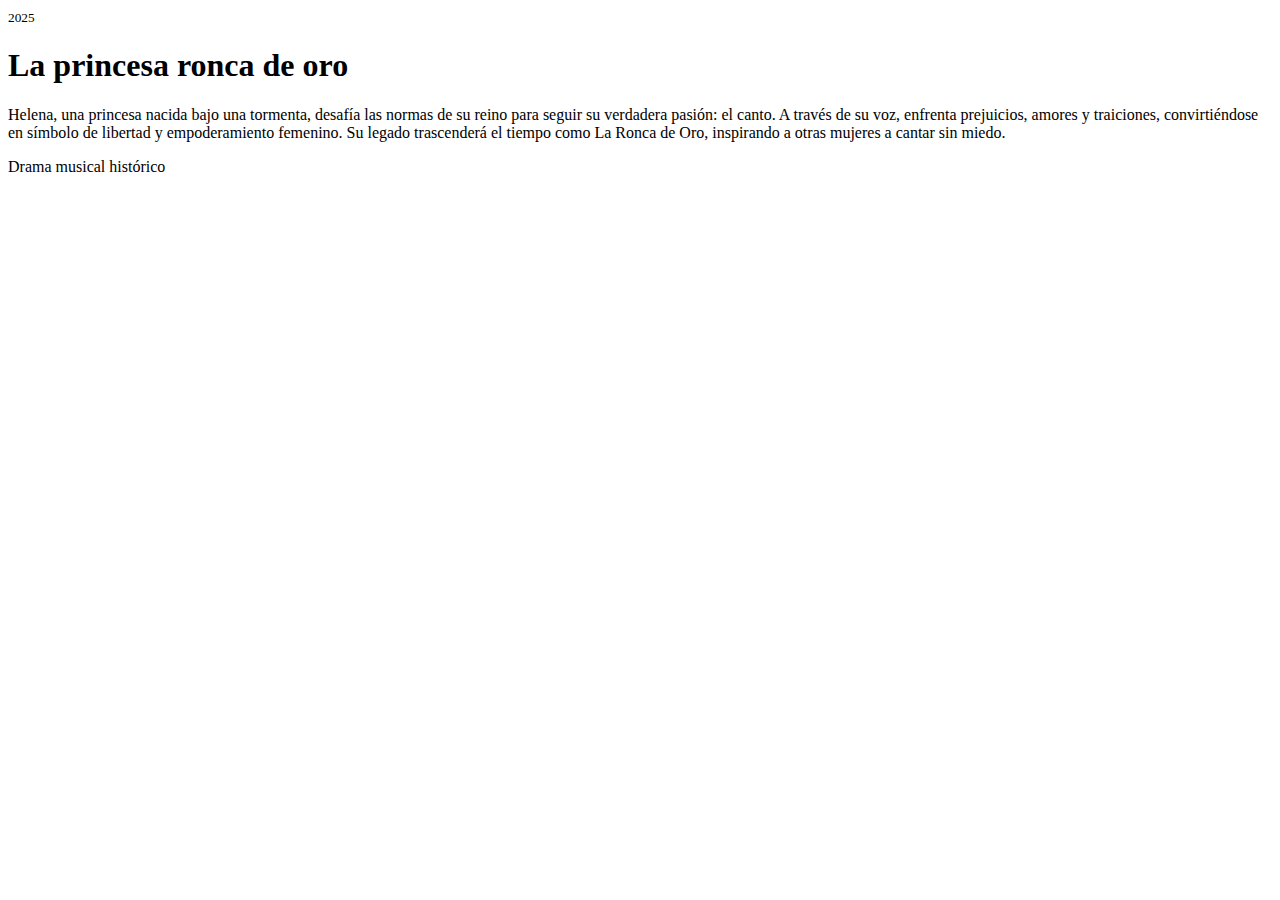
<file: 03_base_datos_comic/03_base_datos_comic/testComic.html>
<!DOCTYPE html>
<html lang="en">
<head>
    <meta charset="UTF-8">
    <meta name="viewport" content="width=device-width, initial-scale=1.0">
    <title>Document</title>
</head>
<body>
    
<div class="info-Comic">
    <small>2025</small>
    <h1>La princesa ronca de oro</h1>
    <p>Sipnosis</p>
    <p>Género:</p>
</div>


<script src="./bd.js"></script>
<script src="./testComic.js"></script>

</body>
</html>
</file>
<file: 02_escenario_interactivo/style.css>
body {
  margin: 0;
  padding: 0;
  overflow-x: hidden;
  font-family: sans-serif;
  background: #87ceeb;
}

.juego {
  position: relative;
  width: 750px;
  height: 500px;
  margin: 0 auto;
  overflow: hidden;
  border-radius: 15px;
  box-shadow: 0 0 15px rgba(0, 0, 0, 0.3);
}

.fondo {
  position: absolute;
  width: 100%;
  height: 100%;
  object-fit: cover;
  z-index: 0;
}

/* === ANIMACIONES === */
@keyframes girarSol {
  from { transform: rotate(0deg); }
  to { transform: rotate(360deg); }
}

@keyframes moverNube {
  0% { left: -250px; }
  50% { left: 700px; }
  100% { left: -250px; }
}

@keyframes caerRapido {
  0% { transform: translateY(0); }
  100% { transform: translateY(400px); opacity: 0; }
}

/* === ESCENARIO 1 === */
.sol {
  position: absolute;
  top: 30px;
  right: 60px;
  width: 100px;
  animation: girarSol 12s linear infinite;
}

.nube {
  position: absolute;
  top: 80px;
  left: -200px;
  width: 180px;
  animation: moverNube 25s linear infinite;
}

.globo {
  position: absolute;
  width: 90px;
  cursor: pointer;
  transition: transform 0.3s ease;
}
.globo:hover { transform: scale(1.1); }
.globo1 { bottom: 80px; left: 100px; }
.globo2 { bottom: 120px; left: 300px; }
.globo3 { bottom: 70px; left: 550px; }

.corazon {
  position: absolute;
  bottom: 250px;
  left: 320px;
  width: 80px;
  cursor: pointer;
  animation: flotar 3s ease-in-out infinite;
}

@keyframes flotar {
  0%, 100% { transform: translateY(0); }
  50% { transform: translateY(-10px); }
}

.contador {
  position: absolute;
  top: 15px;
  left: 15px;
  background: rgba(255, 255, 255, 0.7);
  padding: 8px 14px;
  border-radius: 8px;
  display: flex;
  flex-direction: column;
  gap: 8px;
}

.item-contador {
  display: flex;
  align-items: center;
  gap: 8px;
  font-weight: bold;
  font-size: 18px;
}

.icono {
  width: 28px;
  height: 28px;
}

.mensaje {
  position: absolute;
  top: 50%;
  left: 50%;
  transform: translate(-50%, -50%);
  font-size: 32px;
  color: #ff0000;
  background: rgba(255, 255, 255, 0.85);
  padding: 15px 30px;
  border-radius: 10px;
  display: none;
  font-weight: bold;
}

/* === ESCENARIO 2 === */
.berenjena {
  position: absolute;
  width: 80px;
  cursor: pointer;
  transition: filter 0.3s ease;
}
.berenjena:hover { filter: brightness(1.3); }
.berenjena1 { top: 100px; left: 80px; }
.berenjena2 { top: 30px; left: 230px; }
.berenjena3 { top: 140px; left: 210px; }
.berenjena4 { top: 20px; left: 120px; }

.gusano, .lombriz {
  position: absolute;
  width: 100px;
  animation: moverse 6s linear infinite;
}
@keyframes moverse {
  0% { transform: translateX(0); }
  50% { transform: translateX(100px); }
  100% { transform: translateX(0); }
}
.gusano { bottom: 80px; left: 120px; }
.lombriz { bottom: 60px; left: 450px; }

/* === ESCENARIO 3 === */
.copo {
  position: absolute;
  width: 70px;
  cursor: pointer;
  transition: filter 0.3s ease;
}
.copo:hover { filter: brightness(1.3); }
.copo1 { top: 90px; left: 120px; }
.copo2 { top: 80px; left: 300px; }
.copo3 { top: 110px; left: 500px; }
.copo4 { top: 130px; left: 640px; }

.iglu, .hombreNieve {
  position: absolute;
  width: 120px;
  animation: balancear 4s ease-in-out infinite;
}

@keyframes respirarNieve {
  0%, 100% { transform: scale(1); }
  50% { transform: scale(1.03); }
}

.hombre-nieve {
  animation: respirarNieve 2.5s infinite ease-in-out;
  transform-origin: center bottom;
}

@keyframes balancear {
  0%, 100% { transform: rotate(0deg); }
  50% { transform: rotate(4deg); }
}
.iglu { bottom: 60px; left: 120px; }
.hombreNieve { bottom: 70px; left: 500px; }

/* === SEPARACIÓN ENTRE ESCENARIOS === */
.espacio {
  height: 100px;
}

/* === EFECTO DE CAÍDA === */
.caer {
  animation: caerRapido 0.9s forwards;
}
</file>
<file: 03_base_datos_comic/style.css>
:root {
    --bg: #050607;
    --card: #0d0f12;
    --muted: #bfc5c8;
    --accent: #A48900;
    --glass: rgba(255, 255, 255, 0.04);
    --radius: 14px;
    --max: 1200px;
    --font-sans: "Inter", system-ui, -apple-system, "Segoe UI", Roboto, "Helvetica Neue", Arial;
    --font-display: "Lobster", cursive;
}

* {
    box-sizing: border-box;
    margin: 0;
    padding: 0;
}

body {
    font-family: var(--font-sans);
    background: radial-gradient(circle at top, #0b0b0c 0%, #030405 80%);
    color: #e8eef2;
    line-height: 1.45;
    overflow-x: hidden;
}

/* KEYFRAMES para animaciones */
@keyframes fadeIn {
    from {
        opacity: 0;
        transform: translateY(20px);
    }

    to {
        opacity: 1;
        transform: translateY(0);
    }
}

@keyframes fadeInCard {
    from {
        opacity: 0;
        transform: scale(0.95);
    }

    to {
        opacity: 1;
        transform: scale(1);
    }
}

/* HEADER */
.header {
    display: flex;
    align-items: center;
    justify-content: space-between;
    padding: 16px 28px;
    max-width: var(--max);
    margin: auto;
    flex-wrap: wrap;
    gap: 12px;
}

.brand__title {
    font-family: var(--font-display);
    font-size: 2rem;
    color: var(--accent);
    text-shadow: 0 0 15px rgba(164, 137, 0, 0.4);
}

.header__nav {
    display: flex;
    gap: 18px;
    flex-wrap: wrap;
    justify-content: center;
}

.nav__item {
    color: var(--muted);
    text-decoration: none;
    padding: 8px 14px;
    border-radius: 8px;
    font-weight: 600;
    transition: 0.2s;
}

.nav__item:hover,
.nav__item.active {
    color: white;
    background: var(--glass);
}

.header__right {
    display: flex;
    gap: 10px;
}

.icon-btn {
    background: transparent;
    border: 1px solid rgba(255, 255, 255, 0.1);
    color: var(--muted);
    padding: 10px;
    border-radius: 10px;
    cursor: pointer;
}

/* HERO */
.hero {
    position: relative;
    max-width: var(--max);
    margin: 20px auto 50px;
    border-radius: 18px;
    overflow: hidden;
    height: 520px;
    display: flex;
    align-items: flex-end;
    padding: 28px;
}

.hero__bg {
    position: absolute;
    inset: 0;
    background-size: cover;
    background-position: center;
    filter: brightness(0.6) contrast(0.9);
    transform: scale(1.05);
    transition: transform 5s ease-out;
    /* Animación de zoom suave */
}

.hero__overlay {
    position: absolute;
    inset: 0;
    background: linear-gradient(120deg, rgba(8, 8, 10, 0.9) 20%, rgba(8, 8, 10, 0.5) 80%);
}

.hero__content {
    position: relative;
    z-index: 2;
    color: #fff;
    max-width: 850px;
    /* Aplicación de animación */
    animation: fadeIn 1.2s ease-out forwards;
    opacity: 0;
}

.hero__meta {
    display: flex;
    gap: 10px;
    color: var(--muted);
    font-weight: 600;
    margin-bottom: 10px;
    flex-wrap: wrap;
}

.tag {
    background: rgba(255, 255, 255, 0.06);
    padding: 4px 10px;
    border-radius: 999px;
}

.hero__title {
    font-family: var(--font-display);
    font-size: 3.2rem;
    margin: 8px 0 12px;
    letter-spacing: -1px;
}

.hero__desc {
    color: #d7dfe4;
    max-width: 70%;
    margin-bottom: 20px;
    font-size: 1.1rem;
}

.btn {
    border: 0;
    padding: 12px 22px;
    border-radius: 12px;
    font-weight: 700;
    cursor: pointer;
}

.btn--primary {
    background: linear-gradient(90deg, var(--accent), #d8af57);
    color: #081014;
    box-shadow: 0 8px 25px rgba(164, 137, 0, 0.3);
    transition: transform 0.2s ease;
}

.btn--primary:hover {
    transform: translateY(-2px);
}

.btn--secondary {
    background: var(--card);
    border: 1px solid var(--muted);
    color: var(--muted);
    transition: 0.2s;
}

.btn--secondary:hover {
    background: var(--accent);
    color: var(--bg);
    border-color: var(--accent);
}

/* PANEL */
.panel {
    max-width: var(--max);
    margin: 20px auto 50px;
    padding: 0 28px;
}

.panel__header {
    display: flex;
    justify-content: space-between;
    align-items: center;
    margin-bottom: 18px;
}

.panel__header h2 {
    font-size: 1.6rem;
    color: #fff;
}

/* Carrusel horizontal */
.scroller {
    display: flex;
    gap: 20px;
    overflow-x: auto;
    scroll-snap-type: x mandatory;
    padding-bottom: 10px;
    scroll-behavior: smooth;
}

.scroller::-webkit-scrollbar {
    height: 8px;
}

.scroller::-webkit-scrollbar-thumb {
    background: rgba(255, 255, 255, 0.08);
    border-radius: 999px;
}

/* CARD */
.card {
    flex: 0 0 auto;
    width: 300px;
    background: linear-gradient(180deg, rgba(255, 255, 255, 0.03), rgba(0, 0, 0, 0.12));
    border-radius: 14px;
    overflow: hidden;
    scroll-snap-align: start;
    box-shadow: 0 8px 25px rgba(4, 4, 6, 0.6);
    display: flex;
    flex-direction: column;
    transition: transform 0.25s ease, box-shadow 0.3s ease;
}

.card:hover {
    transform: translateY(-5px) scale(1.03);
    /* Animación hover */
    box-shadow: 0 14px 30px rgba(164, 137, 0, 0.4);
}

/* SOLUCIÓN AL SUBRAYADO AZUL (ACCESIBILIDAD ESTILIZADA) */
.card a {
    display: block;
    /* Asegura que el enlace ocupe toda la tarjeta */
    text-decoration: none;
    /* Previene cualquier subrayado de texto por defecto */
    height: 100%;
    color: inherit;
    /* Hereda el color del texto para no ser azul */
}

.card a:focus {
    /* Elimina el borde azul nativo */
    outline: none;
    /* Sustituye por un borde dorado elegante (mantiene accesibilidad) */
    box-shadow: 0 0 0 3px var(--accent);
}


/* Animación de entrada de las tarjetas */
.animated-card {
    animation: fadeInCard 0.8s ease-out forwards;
    opacity: 0;
}

/* Retraso para animar las tarjetas una tras otra */
.scroller#scroller-capitulos .animated-card:nth-child(1) {
    animation-delay: 0.2s;
}

.scroller#scroller-capitulos .animated-card:nth-child(2) {
    animation-delay: 0.4s;
}

.scroller#scroller-capitulos .animated-card:nth-child(3) {
    animation-delay: 0.6s;
}

.scroller#scroller-personajes .animated-card:nth-child(1) {
    animation-delay: 0.2s;
}

.scroller#scroller-personajes .animated-card:nth-child(2) {
    animation-delay: 0.4s;
}

.scroller#scroller-personajes .animated-card:nth-child(3) {
    animation-delay: 0.6s;
}


.card__thumb {
    height: 200px;
    width: 100%;
    background-size: cover;
    background-position: center;
    background-color: var(--card);
    /* Base para imágenes de personaje que usan 'contain' */
}

/* Las imágenes de Personajes usan background-size: contain; para que se vean completas */
.scroller#scroller-personajes .card__thumb {
    background-size: contain;
    background-repeat: no-repeat;
    /* CORRECCIÓN: Evita la repetición */
    background-position: center;
    /* CORRECCIÓN: Centra la imagen */
}


.card__body {
    padding: 14px 16px 20px;
    display: flex;
    flex-direction: column;
    gap: 8px;
    height: 100%;
    /* CORRECCIÓN: Permite que el flexbox use toda la altura de la tarjeta */
}

.card__title {
    font-size: 1.1rem;
    font-weight: 700;
    color: #fff;
}

.card__text {
    color: var(--muted);
    font-size: .95rem;
    flex: 1;
    /* Permite que este elemento se estire y empuje el botón hacia abajo */
}

.mini {
    margin-top: auto;
    /* CORRECCIÓN: Empuja este elemento hasta el fondo del contenedor flex */
    background: transparent;
    border: 1px solid var(--accent);
    padding: 8px 12px;
    border-radius: 10px;
    color: var(--muted);
    cursor: pointer;
    transition: 0.2s;
}

.mini:hover {
    background: var(--accent);
    color: #050607;
}

/* FOOTER */
.footer {
    max-width: var(--max);
    margin: 40px auto 20px;
    padding: 18px 28px;
    display: flex;
    flex-wrap: wrap;
    justify-content: space-between;
    color: var(--muted);
    font-size: .95rem;
    border-top: 1px solid rgba(255, 255, 255, 0.05);
}

/* RESPONSIVE (Mejorado) */

@media (max-width: 900px) {

    /* HEADER: Mejor distribución en tabletas */
    .header {
        justify-content: center;
    }

    .header__nav {
        order: 3;
        width: 100%;
        margin-top: 10px;
        justify-content: space-around;
    }

    .brand,
    .header__right {
        order: 1;
    }

    /* HERO: Ajuste para que el texto ocupe todo el ancho */
    .hero {
        height: auto;
        min-height: 400px;
        padding: 24px;
        align-items: center;
        text-align: center;
    }

    .hero__desc {
        max-width: 100%;
        font-size: 1rem;
    }

    .hero__title {
        font-size: 2.4rem;
    }

    /* CARRUSEL: Cambio de flex a grid */
    .scroller {
        display: grid;
        grid-template-columns: repeat(auto-fit, minmax(240px, 1fr));
        gap: 20px;
        overflow-x: visible;
    }

    .card {
        width: 100%;
        scroll-snap-align: none;
    }
}

@media (max-width: 600px) {

    /* Móviles pequeños */
    .brand__title {
        font-size: 1.8rem;
    }

    .hero {
        padding: 16px;
    }

    .hero__title {
        font-size: 2.2rem;
    }

    .hero__desc {
        font-size: .95rem;
    }

    .footer {
        flex-direction: column;
        gap: 10px;
        text-align: center;
    }
}
</file>
<file: 02_escenario_interactivo/02_escenario_interactivo/style.css>
body {
  margin: 0;
  padding: 0;
  overflow-x: hidden;
  font-family: sans-serif;
  background: #87ceeb;
}

.juego {
  position: relative;
  width: 750px;
  height: 500px;
  margin: 0 auto;
  overflow: hidden;
  border-radius: 15px;
  box-shadow: 0 0 15px rgba(0, 0, 0, 0.3);
}

.fondo {
  position: absolute;
  width: 100%;
  height: 100%;
  object-fit: cover;
  z-index: 0;
}

/* === ANIMACIONES === */
@keyframes girarSol {
  from { transform: rotate(0deg); }
  to { transform: rotate(360deg); }
}

@keyframes moverNube {
  0% { left: -250px; }
  50% { left: 700px; }
  100% { left: -250px; }
}

@keyframes caerRapido {
  0% { transform: translateY(0); }
  100% { transform: translateY(400px); opacity: 0; }
}

/* === ESCENARIO 1 === */
.sol {
  position: absolute;
  top: 30px;
  right: 60px;
  width: 100px;
  animation: girarSol 12s linear infinite;
}

.nube {
  position: absolute;
  top: 80px;
  left: -200px;
  width: 180px;
  animation: moverNube 25s linear infinite;
}

.globo {
  position: absolute;
  width: 90px;
  cursor: pointer;
  transition: transform 0.3s ease;
}
.globo:hover { transform: scale(1.1); }
.globo1 { bottom: 80px; left: 100px; }
.globo2 { bottom: 120px; left: 300px; }
.globo3 { bottom: 70px; left: 550px; }

.corazon {
  position: absolute;
  bottom: 250px;
  left: 320px;
  width: 80px;
  cursor: pointer;
  animation: flotar 3s ease-in-out infinite;
}

@keyframes flotar {
  0%, 100% { transform: translateY(0); }
  50% { transform: translateY(-10px); }
}

.contador {
  position: absolute;
  top: 15px;
  left: 15px;
  background: rgba(255, 255, 255, 0.7);
  padding: 8px 14px;
  border-radius: 8px;
  display: flex;
  flex-direction: column;
  gap: 8px;
}

.item-contador {
  display: flex;
  align-items: center;
  gap: 8px;
  font-weight: bold;
  font-size: 18px;
}

.icono {
  width: 28px;
  height: 28px;
}

.mensaje {
  position: absolute;
  top: 50%;
  left: 50%;
  transform: translate(-50%, -50%);
  font-size: 32px;
  color: #ff0000;
  background: rgba(255, 255, 255, 0.85);
  padding: 15px 30px;
  border-radius: 10px;
  display: none;
  font-weight: bold;
}

/* === ESCENARIO 2 === */
.berenjena {
  position: absolute;
  width: 80px;
  cursor: pointer;
  transition: filter 0.3s ease;
}
.berenjena:hover { filter: brightness(1.3); }
.berenjena1 { top: 100px; left: 80px; }
.berenjena2 { top: 30px; left: 230px; }
.berenjena3 { top: 140px; left: 210px; }
.berenjena4 { top: 20px; left: 120px; }

.gusano, .lombriz {
  position: absolute;
  width: 100px;
  animation: moverse 6s linear infinite;
}
@keyframes moverse {
  0% { transform: translateX(0); }
  50% { transform: translateX(100px); }
  100% { transform: translateX(0); }
}
.gusano { bottom: 80px; left: 120px; }
.lombriz { bottom: 60px; left: 450px; }

/* === ESCENARIO 3 === */
.copo {
  position: absolute;
  width: 70px;
  cursor: pointer;
  transition: filter 0.3s ease;
}
.copo:hover { filter: brightness(1.3); }
.copo1 { top: 90px; left: 120px; }
.copo2 { top: 80px; left: 300px; }
.copo3 { top: 110px; left: 500px; }
.copo4 { top: 130px; left: 640px; }

.iglu, .hombreNieve {
  position: absolute;
  width: 120px;
  animation: balancear 4s ease-in-out infinite;
}

@keyframes respirarNieve {
  0%, 100% { transform: scale(1); }
  50% { transform: scale(1.03); }
}

.hombre-nieve {
  animation: respirarNieve 2.5s infinite ease-in-out;
  transform-origin: center bottom;
}

@keyframes balancear {
  0%, 100% { transform: rotate(0deg); }
  50% { transform: rotate(4deg); }
}
.iglu { bottom: 60px; left: 120px; }
.hombreNieve { bottom: 70px; left: 500px; }

/* === SEPARACIÓN ENTRE ESCENARIOS === */
.espacio {
  height: 100px;
}

/* === EFECTO DE CAÍDA === */
.caer {
  animation: caerRapido 0.9s forwards;
}
</file>
<file: 02_fondoanimado/02_escenario_interactivo/style.css>
* {
  margin: 0;
  padding: 0;
  box-sizing: border-box;
}

body {
  background-color: #9fd6f3;
  display: flex;
  justify-content: center;
  align-items: center;
  height: 100vh;
}

.escenario {
  position: relative;
  width: 750px;
  height: 500px;
  background-image: url('fondo.jpg'); /* Tu imagen de fondo */
  background-size: cover;
  background-position: center;
  border-radius: 15px;
  border: 2px solid white;
  overflow: hidden;
}

/* Contadores */
.contador {
  position: absolute;
  top: 10px;
  left: 10px;
  display: flex;
  gap: 15px;
  background: rgba(255, 255, 255, 0.5);
  border-radius: 10px;
  padding: 5px 10px;
}

.contador-item {
  display: flex;
  align-items: center;
  gap: 5px;
  font-weight: bold;
  font-size: 1.2rem;
}

.icono {
  width: 25px;
  height: 25px;
}

/* Sol */
.sol {
  position: absolute;
  top: 50px;
  right: 70px;
  width: 60px;
  animation: girarSol 10s linear infinite;
}

@keyframes girarSol {
  from { transform: rotate(0deg); }
  to { transform: rotate(360deg); }
}

/* Nube que recorre todo el fondo */
.nube {
  position: absolute;
  top: 100px;
  left: -150px;
  width: 130px;
  opacity: 0.9;
  animation: moverNube 20s linear infinite, flotarNube 5s ease-in-out infinite alternate;
}

@keyframes moverNube {
  0% { left: -200px; top: 100px; }
  25% { left: 250px; top: 150px; }
  50% { left: 600px; top: 80px; }
  75% { left: 800px; top: 160px; }
  100% { left: -200px; top: 100px; }
}

@keyframes flotarNube {
  0% { transform: translateY(0); }
  100% { transform: translateY(20px); }
}

/* Globos */
.globo {
  position: absolute;
  width: 80px;
  cursor: pointer;
  animation: flotar 2.5s ease-in-out infinite alternate;
}

@keyframes flotar {
  from { transform: translateY(0); }
  to { transform: translateY(-18px); }
}

.globo1 { top: 220px; left: 120px; }
.globo2 { top: 150px; left: 340px; animation-delay: 0.6s; }
.globo3 { top: 190px; right: 110px; animation-delay: 1.2s; }

/* Corazón */
.corazon {
  position: absolute;
  top: 310px;
  left: 330px;
  width: 65px;
  cursor: pointer;
  animation: latido 1.2s ease-in-out infinite;
}

@keyframes latido {
  0%, 100% { transform: scale(1); }
  50% { transform: scale(1.25); }
}

/* Efectos al hacer clic */
.pop {
  animation: pop 0.4s ease forwards;
}

@keyframes pop {
  0% { transform: scale(1); opacity: 1; }
  50% { transform: scale(1.5); opacity: 0.8; }
  100% { transform: scale(0); opacity: 0; }
}

.volar {
  animation: volar 1s ease forwards;
}

@keyframes volar {
  0% { transform: scale(1); opacity: 1; }
  50% { transform: scale(1.3) translateY(-50px); opacity: 0.8; }
  100% { transform: scale(0.8) translateY(-200px); opacity: 0; }
}
</file>
<file: 03_base_datos_comic/03_base_datos_comic/style.css>
:root {
  --bg: #050607;
  --card: #0d0f12;
  --muted: #bfc5c8;
  --accent: #A48900;
  --glass: rgba(255,255,255,0.04);
  --radius: 14px;
  --max: 1200px;
  --font-sans: "Inter", system-ui, -apple-system, "Segoe UI", Roboto, "Helvetica Neue", Arial;
  --font-display: "Lobster", cursive;
}

* { box-sizing: border-box; margin: 0; padding: 0; }
body {
  font-family: var(--font-sans);
  background: radial-gradient(circle at top, #0b0b0c 0%, #030405 80%);
  color: #e8eef2;
  line-height: 1.45;
  overflow-x: hidden;
}

/* HEADER */
.header {
  display: flex;
  align-items: center;
  justify-content: space-between;
  padding: 16px 28px;
  max-width: var(--max);
  margin: auto;
  flex-wrap: wrap;
  gap: 12px;
}

.brand__title {
  font-family: var(--font-display);
  font-size: 2rem;
  color: var(--accent);
  text-shadow: 0 0 15px rgba(164,137,0,0.4);
}

.header__nav {
  display: flex;
  gap: 18px;
  flex-wrap: wrap;
  justify-content: center;
}
.nav__item {
  color: var(--muted);
  text-decoration: none;
  padding: 8px 14px;
  border-radius: 8px;
  font-weight: 600;
  transition: 0.2s;
}
.nav__item:hover, .nav__item.active {
  color: white;
  background: var(--glass);
}

.header__right {
  display: flex;
  gap: 10px;
}
.icon-btn {
  background: transparent;
  border: 1px solid rgba(255,255,255,0.1);
  color: var(--muted);
  padding: 10px;
  border-radius: 10px;
  cursor: pointer;
}

/* HERO */
.hero {
  position: relative;
  max-width: var(--max);
  margin: 20px auto 50px;
  border-radius: 18px;
  overflow: hidden;
  height: 520px;
  display: flex;
  align-items: flex-end;
  padding: 28px;
}
.hero__bg {
  position: absolute;
  inset: 0;
  background-size: cover;
  background-position: center;
  filter: brightness(0.6) contrast(0.9);
  transform: scale(1.05);
}
.hero__overlay {
  position: absolute;
  inset: 0;
  background: linear-gradient(120deg, rgba(8,8,10,0.9) 20%, rgba(8,8,10,0.5) 80%);
}
.hero__content {
  position: relative;
  z-index: 2;
  color: #fff;
  max-width: 850px;
}
.hero__meta {
  display: flex;
  gap: 10px;
  color: var(--muted);
  font-weight: 600;
  margin-bottom: 10px;
  flex-wrap: wrap;
}
.tag {
  background: rgba(255,255,255,0.06);
  padding: 4px 10px;
  border-radius: 999px;
}
.hero__title {
  font-family: var(--font-display);
  font-size: 3.2rem;
  margin: 8px 0 12px;
  letter-spacing: -1px;
}
.hero__desc {
  color: #d7dfe4;
  max-width: 70%;
  margin-bottom: 20px;
  font-size: 1.1rem;
}
.btn {
  border: 0;
  padding: 12px 22px;
  border-radius: 12px;
  font-weight: 700;
  cursor: pointer;
}
.btn--primary {
  background: linear-gradient(90deg, var(--accent), #d8af57);
  color: #081014;
  box-shadow: 0 8px 25px rgba(164,137,0,0.3);
}

/* PANEL */
.panel {
  max-width: var(--max);
  margin: 20px auto 50px;
  padding: 0 28px;
}
.panel__header {
  display: flex;
  justify-content: space-between;
  align-items: center;
  margin-bottom: 18px;
}
.panel__header h2 {
  font-size: 1.6rem;
  color: #fff;
}

/* Carrusel horizontal */
.scroller {
  display: flex;
  gap: 20px;
  overflow-x: auto;
  scroll-snap-type: x mandatory;
  padding-bottom: 10px;
  scroll-behavior: smooth;
}
.scroller::-webkit-scrollbar {
  height: 8px;
}
.scroller::-webkit-scrollbar-thumb {
  background: rgba(255,255,255,0.08);
  border-radius: 999px;
}

/* CARD */
.card {
  flex: 0 0 auto;
  width: 300px;
  background: linear-gradient(180deg, rgba(255,255,255,0.03), rgba(0,0,0,0.12));
  border-radius: 14px;
  overflow: hidden;
  scroll-snap-align: start;
  box-shadow: 0 8px 25px rgba(4,4,6,0.6);
  display: flex;
  flex-direction: column;
  transition: transform 0.25s ease, box-shadow 0.3s ease;
}
.card:hover {
  transform: translateY(-5px) scale(1.03);
  box-shadow: 0 14px 30px rgba(164,137,0,0.4);
}
.card__thumb {
  height: 180px;
  background-size: cover;
  background-position: center;
}
.card__body {
  padding: 14px 16px 20px;
  display: flex;
  flex-direction: column;
  gap: 8px;
}
.card__title {
  font-size: 1.1rem;
  font-weight: 700;
  color: #fff;
}
.card__text {
  color: var(--muted);
  font-size: .95rem;
  flex: 1;
}
.mini {
  background: transparent;
  border: 1px solid var(--accent);
  padding: 8px 12px;
  border-radius: 10px;
  color: var(--muted);
  cursor: pointer;
  transition: 0.2s;
}
.mini:hover {
  background: var(--accent);
  color: #050607;
}

/* FOOTER */
.footer {
  max-width: var(--max);
  margin: 40px auto 20px;
  padding: 18px 28px;
  display: flex;
  flex-wrap: wrap;
  justify-content: space-between;
  color: var(--muted);
  font-size: .95rem;
  border-top: 1px solid rgba(255,255,255,0.05);
}

/* RESPONSIVE */
@media (max-width: 900px) {
  .hero {
    height: auto;
    padding: 24px;
    text-align: center;
  }
  .hero__desc {
    max-width: 100%;
    font-size: 1rem;
  }
  .hero__title {
    font-size: 2.4rem;
  }

  .scroller {
    display: grid;
    grid-template-columns: repeat(auto-fit, minmax(240px, 1fr));
    gap: 20px;
    overflow-x: visible;
  }
  .card {
    width: 100%;
  }
}

@media (max-width: 600px) {
  .hero {
    padding: 16px;
  }
  .hero__title {
    font-size: 2rem;
  }
  .hero__desc {
    font-size: .95rem;
  }
}
</file>
<file: javascript-3168940/02_escenario_interactivo/style.css>
body {
  margin: 0;
  padding: 0;
  overflow-x: hidden;
  font-family: sans-serif;
  background: #87ceeb;
}

.juego {
  position: relative;
  width: 750px;
  height: 500px;
  margin: 0 auto;
  overflow: hidden;
  border-radius: 15px;
  box-shadow: 0 0 15px rgba(0, 0, 0, 0.3);
}

.fondo {
  position: relative;
  width: 100%;
  height: 100%;
  object-fit: cover;
  z-index: 0;
}

/* === ANIMACIONES === */
@keyframes girarSol {
  from { transform: rotate(0deg); }
  to { transform: rotate(360deg); }
}

@keyframes moverNube {
  0% { left: -250px; }
  50% { left: 700px; }
  100% { left: -250px; }
}

@keyframes caerRapido {
  0% { transform: translateY(0); }
  100% { transform: translateY(400px); opacity: 0; }
}

/* === ESCENARIO 1 === */
.sol {
  position: absolute;
  top: 30px;
  right: 60px;
  width: 100px;
  animation: girarSol 12s linear infinite;
}

.nube {
  position: absolute;
  top: 80px;
  left: -200px;
  width: 180px;
  animation: moverNube 25s linear infinite;
}

.globo {
  position: absolute;
  width: 90px;
  cursor: pointer;
  transition: transform 0.3s ease;
}
.globo:hover { transform: scale(1.1); }
.globo1 { bottom: 80px; left: 100px; }
.globo2 { bottom: 120px; left: 300px; }
.globo3 { bottom: 70px; left: 550px; }

.corazon {
  position: absolute;
  bottom: 250px;
  left: 320px;
  width: 80px;
  cursor: pointer;
  animation: flotar 3s ease-in-out infinite;
}

@keyframes flotar {
  0%, 100% { transform: translateY(0); }
  50% { transform: translateY(-10px); }
}

.contador {
  position: absolute;
  top: 15px;
  left: 15px;
  background: rgba(255, 255, 255, 0.7);
  padding: 8px 14px;
  border-radius: 8px;
  display: flex;
  flex-direction: column;
  gap: 8px;
}

.item-contador {
  display: flex;
  align-items: center;
  gap: 8px;
  font-weight: bold;
  font-size: 18px;
}

.icono {
  width: 28px;
  height: 28px;
}

.mensaje {
  position: absolute;
  top: 50%;
  left: 50%;
  transform: translate(-50%, -50%);
  font-size: 32px;
  color: #ff0000;
  background: rgba(255, 255, 255, 0.85);
  padding: 15px 30px;
  border-radius: 10px;
  display: none;
  font-weight: bold;
}

/* === ESCENARIO 2 === */
.berenjena {
  position: absolute;
  width: 80px;
  cursor: pointer;
  transition: filter 0.3s ease;
}
.berenjena:hover { filter: brightness(1.3); }
.berenjena1 { top: 100px; left: 80px; }
.berenjena2 { top: 30px; left: 230px; }
.berenjena3 { top: 140px; left: 210px; }
.berenjena4 { top: 20px; left: 120px; }

.gusano, .lombriz {
  position: absolute;
  width: 100px;
  animation: moverse 6s linear infinite;
}
@keyframes moverse {
  0% { transform: translateX(0); }
  50% { transform: translateX(100px); }
  100% { transform: translateX(0); }
}
.gusano { bottom: 80px; left: 120px; }
.lombriz { bottom: 60px; left: 450px; }

/* === ESCENARIO 3 === */
.copo {
  position: absolute;
  width: 70px;
  cursor: pointer;
  transition: filter 0.3s ease;
}
.copo:hover { filter: brightness(1.3); }
.copo1 { top: 90px; left: 120px; }
.copo2 { top: 80px; left: 300px; }
.copo3 { top: 110px; left: 500px; }
.copo4 { top: 130px; left: 640px; }

.iglu, .hombreNieve {
  position: absolute;
  width: 120px;
  animation: balancear 2s ease-in-out infinite;
}

@keyframes respirarNieve {
  0%, 100% { transform: scale(1); }
  50% { transform: scale(1.03); }
}

.hombre-nieve {
  animation: respirarNieve 2.5s infinite ease-in-out;
  transform-origin: center bottom;
}

@keyframes balancear {
  0%, 100% { transform: rotate(0deg); }
  50% { transform: rotate(4deg); }
}
.iglu { bottom: 60px; left: 120px; }
.hombreNieve { bottom: 70px; left: 500px; }

/* === SEPARACIÓN ENTRE ESCENARIOS === */
.espacio {
  height: 100px;
}

/* === EFECTO DE CAÍDA === */
.caer {
  animation: caerRapido 0.9s forwards;
}

.galeria {
  width: 750px;
  position: relative; 
  margin: 60px auto;
  text-align: center;
  font-family: Arial, sans-serif;
}

.escena {
  width: 750px;
  height: 500px;
  border-radius: 15px;
  overflow:hidden;
  box-shadow: 0 0 15px rgba(0, 0, 0, 0.3);
  margin-bottom: 20px;
  position: relative;
  display: none; 
 }

.miniaturas{
  display: flex;
  justify-content: center;
  gap: 15px;
}

 .miniatura {
  width: 120px;
  height: 80px;
  object-fit: cover;
  border-radius: 10px;
  cursor: pointer;
  transition: transform 0.3s, border 0.3s;
  border: 3px solid transparent;
}

.escena.activa {
  display: block;
}



.miniatura.activa {
  border-color: #ffeb3b;
  transform: scale(1.1);
  }

.flecha {
  position: absolute;
  top:50%;
  transform: translateY(-50%);
  background: rgba(255, 255, 255, 0.85);
  border: none;
  font-size: 36px;
  cursor: pointer;
  padding: 8px 15px;
  border-radius: 50%;
  box-shadow: 0 0 10px rgba(0, 0, 0, 0.3);
  transition: background 0.3s, transform 0.3s;
  z-index: 10; 
}

.flecha:hover {
  background: rgba(255, 255, 255, 0.85);
  transform: translateY(-50%) scale(1.1);
}

.flecha.izquierda{
left: 0px;
}

.flecha.derecha{
  right: 0px;
}
</file>
<file: javascript-3168940/03_base_datos_comic/style.css>
:root {
  --bg: #050607;
  --card: #0d0f12;
  --muted: #bfc5c8;
  --accent: #A48900;
  --glass: rgba(255, 255, 255, 0.04);
  --radius: 14px;
  --max: 1200px;
  --font-sans: "Inter", system-ui, -apple-system, "Segoe UI", Roboto, "Helvetica Neue", Arial;
  --font-display: "Lobster", cursive;
}

* {
  box-sizing: border-box;
  margin: 0;
  padding: 0;
}

body {
  font-family: var(--font-sans);
  background: radial-gradient(circle at top, #0b0b0c 0%, #030405 80%);
  color: #e8eef2;
  line-height: 1.45;
  overflow-x: hidden;
}

/* KEYFRAMES para animaciones */
@keyframes fadeIn {
  from {
    opacity: 0;
    transform: translateY(20px);
  }

  to {
    opacity: 1;
    transform: translateY(0);
  }
}

@keyframes fadeInCard {
  from {
    opacity: 0;
    transform: scale(0.95);
  }

  to {
    opacity: 1;
    transform: scale(1);
  }
}

/* HEADER */
.header {
  display: flex;
  align-items: center;
  justify-content: space-between;
  padding: 16px 28px;
  max-width: var(--max);
  margin: auto;
  flex-wrap: wrap;
  gap: 12px;
}

.brand__title {
  font-family: var(--font-display);
  font-size: 2rem;
  color: var(--accent);
  text-shadow: 0 0 15px rgba(164, 137, 0, 0.4);
}

.header__nav {
  display: flex;
  gap: 18px;
  flex-wrap: wrap;
  justify-content: center;
}

.nav__item {
  color: var(--muted);
  text-decoration: none;
  padding: 8px 14px;
  border-radius: 8px;
  font-weight: 600;
  transition: 0.2s;
}

.nav__item:hover,
.nav__item.active {
  color: white;
  background: var(--glass);
}

.header__right {
  display: flex;
  gap: 10px;
}

.icon-btn {
  background: transparent;
  border: 1px solid rgba(255, 255, 255, 0.1);
  color: var(--muted);
  padding: 10px;
  border-radius: 10px;
  cursor: pointer;
}

/* HERO */
.hero {
  position: relative;
  max-width: var(--max);
  margin: 20px auto 50px;
  border-radius: 18px;
  overflow: hidden;
  height: 520px;
  display: flex;
  align-items: flex-end;
  padding: 28px;
}

.hero__bg {
  position: absolute;
  inset: 0;
  background-size: cover;
  background-position: center;
  filter: brightness(0.6) contrast(0.9);
  transform: scale(1.05);
}

.hero__overlay {
  position: absolute;
  inset: 0;
  background: linear-gradient(120deg, rgba(8, 8, 10, 0.9) 20%, rgba(8, 8, 10, 0.5) 80%);
}

.hero__content {
  position: relative;
  z-index: 2;
  color: #fff;
  max-width: 850px;
  animation: fadeIn 1.2s ease-out;
  /* Animación de entrada */
}

.hero__meta {
  display: flex;
  gap: 10px;
  color: var(--muted);
  font-weight: 600;
  margin-bottom: 10px;
  flex-wrap: wrap;
}

.tag {
  background: rgba(255, 255, 255, 0.06);
  padding: 4px 10px;
  border-radius: 999px;
}

.hero__title {
  font-family: var(--font-display);
  font-size: 3.2rem;
  margin: 8px 0 12px;
  letter-spacing: -1px;
}

.hero__desc {
  color: #d7dfe4;
  max-width: 70%;
  margin-bottom: 20px;
  font-size: 1.1rem;
}

.btn {
  border: 0;
  padding: 12px 22px;
  border-radius: 12px;
  font-weight: 700;
  cursor: pointer;
}

.btn--primary {
  background: linear-gradient(90deg, var(--accent), #d8af57);
  color: #081014;
  box-shadow: 0 8px 25px rgba(164, 137, 0, 0.3);
}

.btn--secondary {
  background: var(--card);
  border: 1px solid var(--muted);
  color: var(--muted);
  transition: 0.2s;
}

.btn--secondary:hover {
  background: var(--accent);
  color: var(--bg);
  border-color: var(--accent);
}

/* PANEL */
.panel {
  max-width: var(--max);
  margin: 20px auto 50px;
  padding: 0 28px;
}

.panel__header {
  display: flex;
  justify-content: space-between;
  align-items: center;
  margin-bottom: 18px;
}

.panel__header h2 {
  font-size: 1.6rem;
  color: #fff;
}

/* Carrusel horizontal */
.scroller {
  display: flex;
  gap: 20px;
  overflow-x: auto;
  scroll-snap-type: x mandatory;
  padding-bottom: 10px;
  scroll-behavior: smooth;
}

.scroller::-webkit-scrollbar {
  height: 8px;
}

.scroller::-webkit-scrollbar-thumb {
  background: rgba(255, 255, 255, 0.08);
  border-radius: 999px;
}

/* CARD */
.card {
  flex: 0 0 auto;
  width: 300px;
  background: linear-gradient(180deg, rgba(255, 255, 255, 0.03), rgba(0, 0, 0, 0.12));
  border-radius: 14px;
  overflow: hidden;
  scroll-snap-align: start;
  box-shadow: 0 8px 25px rgba(4, 4, 6, 0.6);
  display: flex;
  flex-direction: column;
  transition: transform 0.25s ease, box-shadow 0.3s ease;
}

.card:hover {
  transform: translateY(-5px) scale(1.03);
  /* Animación hover */
  box-shadow: 0 14px 30px rgba(164, 137, 0, 0.4);
}

/* Animación de entrada de las tarjetas */
.animated-card {
  animation: fadeInCard 0.8s ease-out forwards;
  opacity: 0;
}

/* Retraso para animar las tarjetas una tras otra */
.scroller#scroller-capitulos .animated-card:nth-child(1) {
  animation-delay: 0.2s;
}

.scroller#scroller-capitulos .animated-card:nth-child(2) {
  animation-delay: 0.4s;
}

.scroller#scroller-capitulos .animated-card:nth-child(3) {
  animation-delay: 0.6s;
}

.scroller#scroller-personajes .animated-card:nth-child(1) {
  animation-delay: 0.2s;
}

.scroller#scroller-personajes .animated-card:nth-child(2) {
  animation-delay: 0.4s;
}

.scroller#scroller-personajes .animated-card:nth-child(3) {
  animation-delay: 0.6s;
}


.card__thumb {
  height: 200px;
  width: 100%;
  /* Corregido: Ocupa todo el ancho */
  background-size: cover;
  background-position: center;

}

.personaje-img {
  width: 100%;
  height: 100%;
  object-fit: contain;
  /* Corregido: Contiene la imagen completa */
  background-color: var(--card);
}

.card__body {
  padding: 14px 16px 20px;
  display: flex;
  flex-direction: column;
  gap: 8px;
}

.card__title {
  font-size: 1.1rem;
  font-weight: 700;
  color: #fff;
}

.card__text {
  color: var(--muted);
  font-size: .95rem;
  flex: 1;
}

.mini {
  background: transparent;
  border: 1px solid var(--accent);
  padding: 8px 12px;
  border-radius: 10px;
  color: var(--muted);
  cursor: pointer;
  transition: 0.2s;
}

.mini:hover {
  background: var(--accent);
  color: #050607;
}

/* FOOTER */
.footer {
  max-width: var(--max);
  margin: 40px auto 20px;
  padding: 18px 28px;
  display: flex;
  flex-wrap: wrap;
  justify-content: space-between;
  color: var(--muted);
  font-size: .95rem;
  border-top: 1px solid rgba(255, 255, 255, 0.05);
}

/* RESPONSIVE */
@media (max-width: 900px) {
  .hero {
    height: auto;
    padding: 24px;
    text-align: center;
  }

  .hero__desc {
    max-width: 100%;
    font-size: 1rem;
  }

  .hero__title {
    font-size: 2.4rem;
  }

  .scroller {
    display: grid;
    grid-template-columns: repeat(auto-fit, minmax(240px, 1fr));
    gap: 20px;
    overflow-x: visible;
  }

  .card {
    width: 100%;
  }
}

@media (max-width: 600px) {
  .hero {
    padding: 16px;
  }

  .hero__title {
    font-size: 2rem;
  }

  .hero__desc {
    font-size: .95rem;
  }
}
</file>
<file: 03_base_datos_comic/Personaje.css>
/* Personaje.css */
@keyframes slideIn {
    from {
        opacity: 0;
        transform: translateY(30px);
    }

    to {
        opacity: 1;
        transform: translateY(0);
    }
}

.animated-in-page {
    animation: slideIn 1s ease-out;
}

.personaje-perfil {
    display: flex;
    gap: 40px;
    max-width: var(--max);
    margin: 50px auto;
    padding: 0 28px;
    align-items: flex-start;
}

.personaje-imagen {
    flex: 0 0 400px;
    height: 500px;
    border-radius: var(--radius);
    overflow: hidden;
    box-shadow: 0 10px 30px rgba(0, 0, 0, 0.5);
}

.personaje-imagen img {
    width: 100%;
    height: 100%;
    object-fit: cover;
}

.personaje-info h1 {
    font-family: var(--font-display);
    font-size: 3.5rem;
    color: var(--accent);
    margin-bottom: 10px;
}

.personaje-info p {
    color: var(--muted);
    font-size: 1.1rem;
    margin-bottom: 20px;
}

/* ESTILO PARA BOTÓN VOLVER (Compartido con style.css) */
.back-btn {
    background: var(--card);
    border: 1px solid var(--muted);
    color: var(--muted);
    margin: 20px auto 50px;
    display: block;
    width: 250px;
    text-align: center;
    transition: 0.2s;
}

.back-btn:hover {
    background: var(--accent);
    color: var(--bg);
    border-color: var(--accent);
}


/* RESPONSIVE (Mejorado) */
@media (max-width: 900px) {
    .personaje-perfil {
        flex-direction: column;
        align-items: center;
        text-align: center;
        margin: 30px auto 50px;
        gap: 20px;
    }

    .personaje-imagen {
        flex: 0 0 auto;
        width: 80%;
        max-width: 450px;
        height: 450px;
        border: 4px solid var(--glass);
    }

    .personaje-info {
        padding: 0 20px;
    }
}

@media (max-width: 600px) {
    .personaje-imagen {
        height: 300px;
    }

    .personaje-info h1 {
        font-size: 2.5rem;
    }

    .personaje-info p {
        font-size: 1rem;
    }
}
</file>
